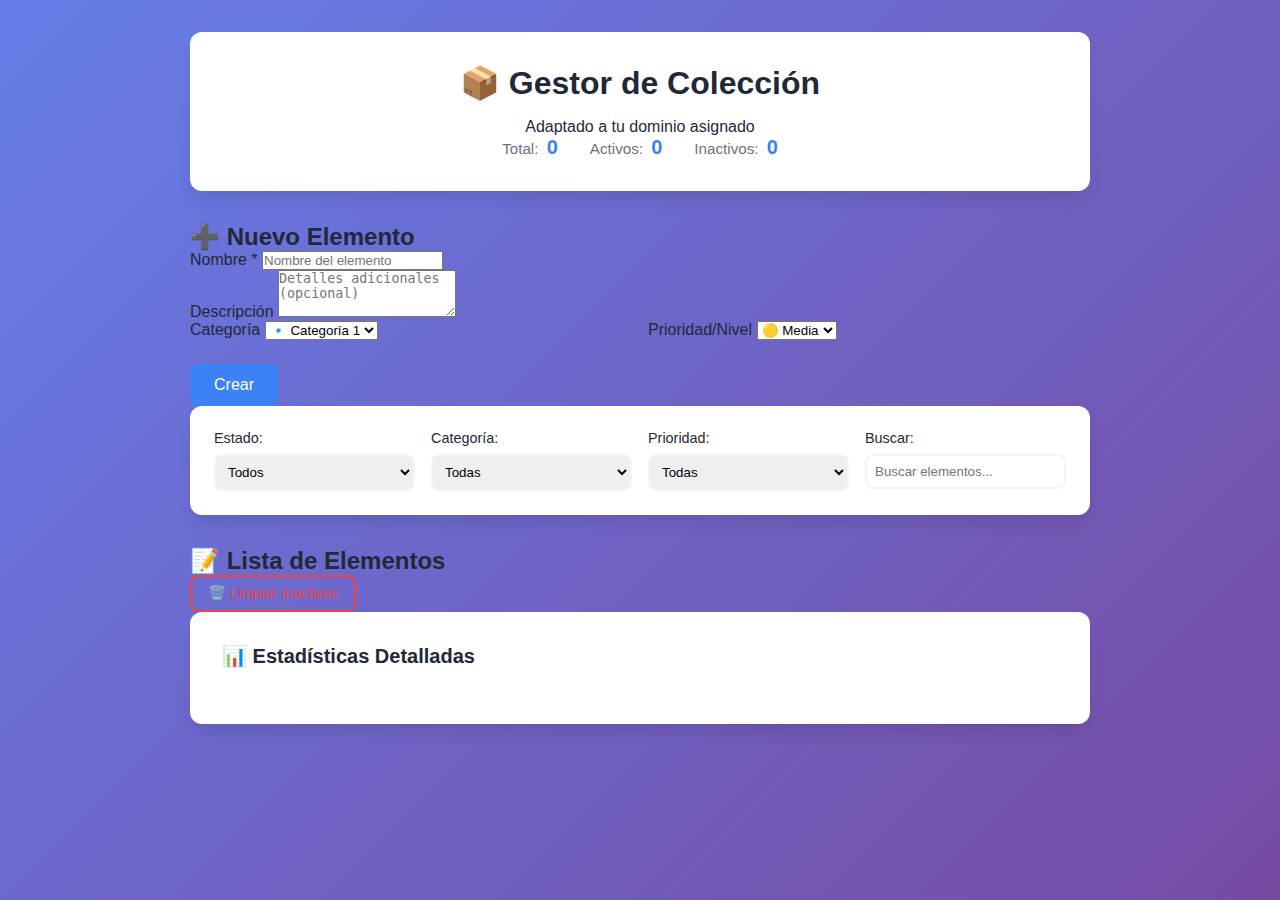
<file: bootcamp/week-02-operadores_metodos_modernos_arrays/3-proyecto/index.html>
<!DOCTYPE html>
<html lang="es">
<head>
  <meta charset="UTF-8">
  <meta name="viewport" content="width=device-width, initial-scale=1.0">
  <!-- TODO: Cambia el título según tu dominio -->
  <title>Gestor de Colección | Tu Dominio</title>
  <link rel="stylesheet" href="styles.css">
</head>
<body>
  <div class="container">
    <!--
      ============================================
      NOTA PARA EL APRENDIZ:
      ============================================
      Este HTML es una plantilla genérica.
      Debes adaptarlo a tu dominio asignado:

      1. Cambia todos los textos de "Elemento" a tu entidad
      2. Cambia las categorías por las de tu dominio
      3. Agrega campos adicionales si tu dominio lo requiere
      4. Cambia emojis para que sean coherentes con tu dominio

      EJEMPLO (Planetario - NO es un dominio asignable):
      - "Elementos" → "Cuerpos Celestes"
      - Categorías: Planeta, Estrella, Asteroide, etc.
      ============================================
    -->

    <!-- Header -->
    <header class="header">
      <!-- TODO: Cambia el título y emoji según tu dominio -->
      <h1>📦 Gestor de Colección</h1>
      <p class="subtitle">Adaptado a tu dominio asignado</p>
      <div class="stats-summary" id="stats-summary">
        <span class="stat">Total: <strong id="stat-total">0</strong></span>
        <!-- TODO: Cambia "Activos/Inactivos" por términos de tu dominio -->
        <span class="stat">Activos: <strong id="stat-active">0</strong></span>
        <span class="stat">Inactivos: <strong id="stat-inactive">0</strong></span>
      </div>
    </header>

    <!-- Item Form -->
    <section class="form-section">
      <!-- TODO: Cambia "Elemento" por tu entidad -->
      <h2 id="form-title">➕ Nuevo Elemento</h2>
      <form id="item-form" class="item-form">
        <input type="hidden" id="item-id" value="">

        <div class="form-group">
          <!-- TODO: Cambia el label y placeholder -->
          <label for="item-name">Nombre *</label>
          <input
            type="text"
            id="item-name"
            placeholder="Nombre del elemento"
            required
          >
        </div>

        <div class="form-group">
          <label for="item-description">Descripción</label>
          <textarea
            id="item-description"
            rows="3"
            placeholder="Detalles adicionales (opcional)"
          ></textarea>
        </div>

        <div class="form-row">
          <div class="form-group">
            <!-- TODO: Cambia las categorías según tu dominio -->
            <label for="item-category">Categoría</label>
            <select id="item-category">
              <!--
                EJEMPLO Planetario:
                <option value="planet">🪐 Planeta</option>
                <option value="star">⭐ Estrella</option>
                <option value="asteroid">☄️ Asteroide</option>
              -->
              <option value="category1">🔹 Categoría 1</option>
              <option value="category2">🔸 Categoría 2</option>
              <option value="category3">🔷 Categoría 3</option>
              <option value="other">📌 Otro</option>
            </select>
          </div>

          <div class="form-group">
            <!-- TODO: Opcionalmente renombra "Prioridad" según tu dominio -->
            <label for="item-priority">Prioridad/Nivel</label>
            <select id="item-priority">
              <option value="low">🟢 Baja</option>
              <option value="medium" selected>🟡 Media</option>
              <option value="high">🔴 Alta</option>
            </select>
          </div>
        </div>

        <!--
          TODO: Agrega campos adicionales específicos de tu dominio
          EJEMPLO Planetario:
          <div class="form-group">
            <label for="item-magnitude">Magnitud</label>
            <input type="number" id="item-magnitude" step="0.1">
          </div>
        -->

        <div class="form-actions">
          <button type="submit" class="btn btn-primary" id="submit-btn">
            Crear
          </button>
          <button type="button" class="btn btn-secondary" id="cancel-btn" style="display: none;">
            Cancelar
          </button>
        </div>
      </form>
    </section>

    <!-- Filters & Search -->
    <section class="filters-section">
      <div class="filters">
        <div class="filter-group">
          <label for="filter-status">Estado:</label>
          <select id="filter-status">
            <option value="all">Todos</option>
            <!-- TODO: Cambia los términos según tu dominio -->
            <option value="active">Activos</option>
            <option value="inactive">Inactivos</option>
          </select>
        </div>

        <div class="filter-group">
          <label for="filter-category">Categoría:</label>
          <select id="filter-category">
            <option value="all">Todas</option>
            <!-- TODO: Repite las mismas categorías del formulario -->
            <option value="category1">Categoría 1</option>
            <option value="category2">Categoría 2</option>
            <option value="category3">Categoría 3</option>
            <option value="other">Otro</option>
          </select>
        </div>

        <div class="filter-group">
          <label for="filter-priority">Prioridad:</label>
          <select id="filter-priority">
            <option value="all">Todas</option>
            <option value="high">Alta</option>
            <option value="medium">Media</option>
            <option value="low">Baja</option>
          </select>
        </div>

        <div class="filter-group search-group">
          <label for="search-input">Buscar:</label>
          <input
            type="text"
            id="search-input"
            placeholder="Buscar elementos..."
          >
        </div>
      </div>
    </section>

    <!-- Item List -->
    <section class="items-section">
      <div class="items-header">
        <!-- TODO: Cambia el título -->
        <h2>📝 Lista de Elementos</h2>
        <button class="btn btn-outline" id="clear-inactive">
          🗑️ Limpiar Inactivos
        </button>
      </div>

      <div id="item-list" class="item-list">
        <!-- Los elementos se renderizarán aquí con JavaScript -->
      </div>

      <div id="empty-state" class="empty-state">
        <p>📭 No hay elementos que mostrar</p>
        <p class="empty-state-hint">Crea tu primer elemento usando el formulario arriba</p>
      </div>
    </section>

    <!-- Detailed Stats -->
    <section class="detailed-stats">
      <h3>📊 Estadísticas Detalladas</h3>
      <div id="stats-details" class="stats-grid">
        <!-- Las estadísticas se renderizarán aquí con JavaScript -->
      </div>
    </section>
  </div>

  <!-- Script principal -->
  <script src="starter/script.js"></script>
</body>
</html>
</file>
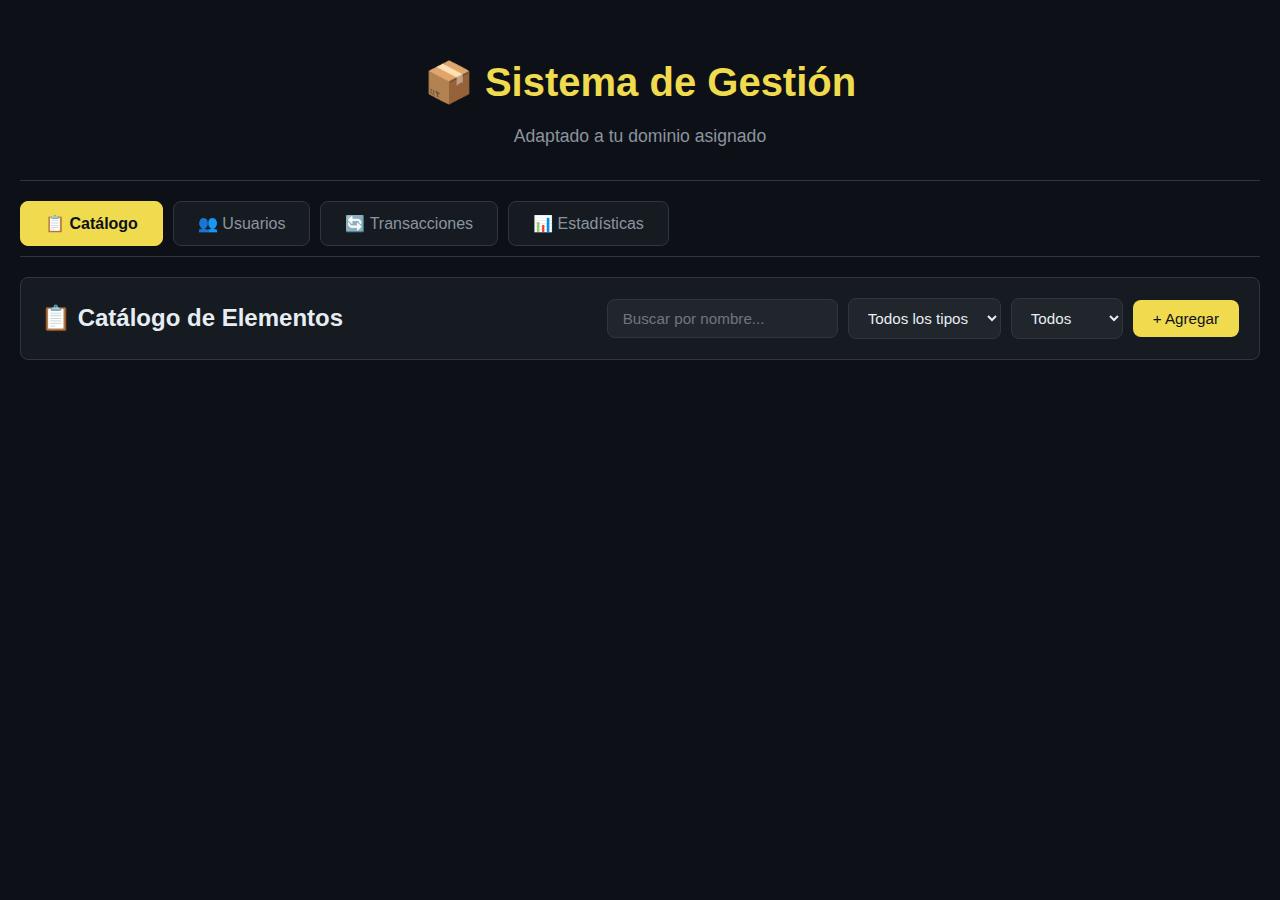
<file: bootcamp/week-03-clases_programacion_orientada_objetos/3-proyecto/index.html>
<!DOCTYPE html>
<html lang="es">
  <head>
    <meta charset="UTF-8" />
    <meta name="viewport" content="width=device-width, initial-scale=1.0" />
    <!-- TODO: Cambia el título según tu dominio -->
    <title>📦 Sistema de Gestión | Tu Dominio</title>
    <link rel="stylesheet" href="styles.css" />
  </head>
  <body>
    <!--
      ============================================
      NOTA PARA EL APRENDIZ:
      ============================================
      Este HTML es una plantilla genérica.
      Debes adaptarlo a tu dominio asignado:

      1. Cambia todos los textos genéricos
      2. Cambia las pestañas según tu sistema
      3. Adapta los filtros a tu dominio
      4. Cambia emojis para coherencia visual

      EJEMPLO (Planetario - NO es un dominio asignable):
      - Pestañas: Catálogo, Visitantes, Observaciones, Estadísticas
      - Filtros: Tipo (Planeta/Estrella), Estado (Visible/No visible)
      ============================================
    -->

    <div class="app-container">
      <!-- Header -->
      <header class="header">
        <!-- TODO: Cambia el título y emoji según tu dominio -->
        <h1>📦 Sistema de Gestión</h1>
        <p class="subtitle">Adaptado a tu dominio asignado</p>
      </header>

      <!-- Navigation Tabs -->
      <nav class="tabs">
        <!-- TODO: Adapta las pestañas a tu dominio -->
        <button class="tab-btn active" data-tab="catalog">
          📋 Catálogo
        </button>
        <button class="tab-btn" data-tab="users">
          👥 Usuarios
        </button>
        <button class="tab-btn" data-tab="transactions">
          🔄 Transacciones
        </button>
        <button class="tab-btn" data-tab="stats">
          📊 Estadísticas
        </button>
      </nav>

      <!-- Tab Content -->
      <main class="tab-content">
        <!-- Catalog Tab -->
        <section id="catalog" class="tab-panel active">
          <div class="panel-header">
            <h2>📋 Catálogo de Elementos</h2>
            <div class="actions">
              <input
                type="text"
                id="search-input"
                placeholder="Buscar por nombre..."
              />
              <!-- TODO: Adapta los tipos a tu dominio -->
              <select id="filter-type">
                <option value="all">Todos los tipos</option>
                <!--
                  EJEMPLO Planetario:
                  <option value="Planet">Planetas</option>
                  <option value="Star">Estrellas</option>
                  <option value="Satellite">Satélites</option>
                -->
                <option value="ItemType1">Tipo 1</option>
                <option value="ItemType2">Tipo 2</option>
                <option value="ItemType3">Tipo 3</option>
              </select>
              <select id="filter-status">
                <option value="all">Todos</option>
                <option value="active">Activos</option>
                <option value="inactive">Inactivos</option>
              </select>
              <button id="add-item-btn" class="btn btn-primary">
                + Agregar
              </button>
            </div>
          </div>
          <div id="item-list" class="items-grid">
            <!-- Los elementos se renderizarán aquí con JavaScript -->
          </div>
          <div id="empty-state" class="empty-state" style="display: none;">
            <p>📭 No hay elementos en el catálogo</p>
            <p class="hint">Agrega tu primer elemento usando el botón superior</p>
          </div>
        </section>

        <!-- Users Tab -->
        <section id="users" class="tab-panel">
          <div class="panel-header">
            <h2>👥 Usuarios del Sistema</h2>
            <div class="actions">
              <input
                type="text"
                id="search-users"
                placeholder="Buscar usuario..."
              />
              <!-- TODO: Adapta los roles a tu dominio -->
              <select id="filter-role">
                <option value="all">Todos los roles</option>
                <option value="UserRole1">Rol 1</option>
                <option value="UserRole2">Rol 2</option>
              </select>
              <button id="add-user-btn" class="btn btn-primary">
                + Agregar Usuario
              </button>
            </div>
          </div>
          <div id="user-list" class="users-grid">
            <!-- Los usuarios se renderizarán aquí -->
          </div>
        </section>

        <!-- Transactions Tab -->
        <section id="transactions" class="tab-panel">
          <div class="panel-header">
            <!-- TODO: Cambia "Transacciones" por el término de tu dominio -->
            <h2>🔄 Historial de Transacciones</h2>
          </div>
          <div id="transaction-list" class="transactions-list">
            <!-- Las transacciones se renderizarán aquí -->
          </div>
        </section>

        <!-- Stats Tab -->
        <section id="stats" class="tab-panel">
          <div class="panel-header">
            <h2>📊 Estadísticas del Sistema</h2>
          </div>
          <div id="stats-container" class="stats-grid">
            <div class="stat-card">
              <span class="stat-value" id="stat-total">0</span>
              <span class="stat-label">Total Elementos</span>
            </div>
            <div class="stat-card">
              <span class="stat-value" id="stat-active">0</span>
              <span class="stat-label">Activos</span>
            </div>
            <div class="stat-card">
              <span class="stat-value" id="stat-inactive">0</span>
              <span class="stat-label">Inactivos</span>
            </div>
            <div class="stat-card">
              <span class="stat-value" id="stat-users">0</span>
              <span class="stat-label">Usuarios</span>
            </div>
          </div>
          <div id="stats-details" class="stats-details">
            <!-- Estadísticas detalladas por tipo -->
          </div>
        </section>
      </main>

      <!-- Modal para agregar/editar elementos -->
      <div id="item-modal" class="modal" style="display: none;">
        <div class="modal-content">
          <div class="modal-header">
            <h3 id="modal-title">Agregar Elemento</h3>
            <button class="close-btn" id="close-modal">&times;</button>
          </div>
          <form id="item-form" class="modal-form">
            <!-- Selector de tipo -->
            <div class="form-group">
              <label for="item-type">Tipo de Elemento</label>
              <select id="item-type" required>
                <!-- TODO: Adapta los tipos a tu dominio -->
                <option value="">Selecciona un tipo</option>
                <option value="ItemType1">Tipo 1</option>
                <option value="ItemType2">Tipo 2</option>
                <option value="ItemType3">Tipo 3</option>
              </select>
            </div>

            <!-- Campos base -->
            <div class="form-group">
              <label for="item-name">Nombre *</label>
              <input type="text" id="item-name" required />
            </div>

            <div class="form-group">
              <label for="item-location">Ubicación *</label>
              <input type="text" id="item-location" required />
            </div>

            <!--
              TODO: Agrega campos específicos según el tipo seleccionado
              Puedes mostrar/ocultar campos dinámicamente con JavaScript
            -->
            <div id="dynamic-fields">
              <!-- Campos dinámicos según el tipo -->
            </div>

            <div class="form-actions">
              <button type="submit" class="btn btn-primary">Guardar</button>
              <button type="button" class="btn btn-secondary" id="cancel-btn">
                Cancelar
              </button>
            </div>
          </form>
        </div>
      </div>

      <!-- Modal para agregar usuarios -->
      <div id="user-modal" class="modal" style="display: none;">
        <div class="modal-content">
          <div class="modal-header">
            <h3>Agregar Usuario</h3>
            <button class="close-btn" id="close-user-modal">&times;</button>
          </div>
          <form id="user-form" class="modal-form">
            <div class="form-group">
              <label for="user-role">Rol</label>
              <select id="user-role" required>
                <option value="">Selecciona un rol</option>
                <option value="UserRole1">Rol 1</option>
                <option value="UserRole2">Rol 2</option>
              </select>
            </div>

            <div class="form-group">
              <label for="user-name">Nombre *</label>
              <input type="text" id="user-name" required />
            </div>

            <div class="form-group">
              <label for="user-email">Email *</label>
              <input type="email" id="user-email" required />
            </div>

            <div class="form-actions">
              <button type="submit" class="btn btn-primary">Guardar</button>
              <button type="button" class="btn btn-secondary" id="cancel-user-btn">
                Cancelar
              </button>
            </div>
          </form>
        </div>
      </div>
    </div>

    <!-- Script principal -->
    <script src="starter/script.js"></script>
  </body>
</html>
</file>
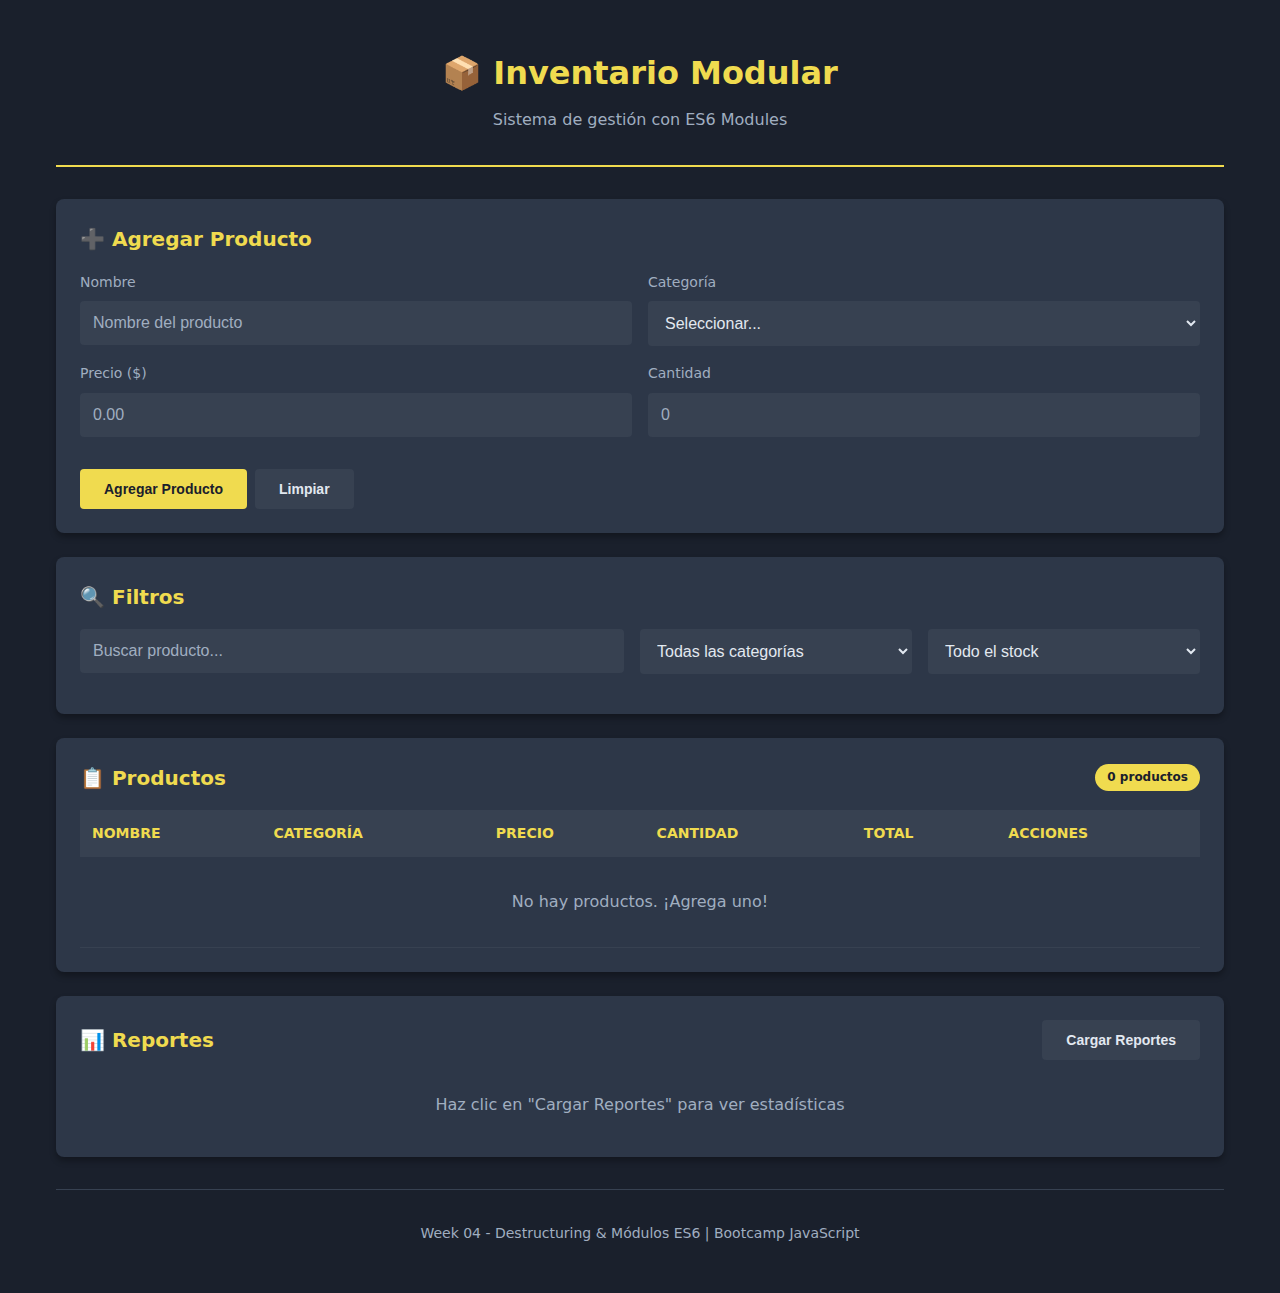
<file: bootcamp/week-04-destructuring_modulos_es2023/3-proyecto/index.html>
<!DOCTYPE html>
<html lang="es">
  <head>
    <meta charset="UTF-8" />
    <meta
      name="viewport"
      content="width=device-width, initial-scale=1.0" />
    <title>Inventario Modular | Week 04</title>
    <link
      rel="stylesheet"
      href="styles.css" />
  </head>
  <body>
    <div class="app">
      <!-- Header -->
      <header class="header">
        <h1>📦 Inventario Modular</h1>
        <p>Sistema de gestión con ES6 Modules</p>
      </header>

      <!-- Main Content -->
      <main class="main">
        <!-- Add Product Form -->
        <section class="card">
          <h2>➕ Agregar Producto</h2>
          <form id="product-form">
            <div class="form-row">
              <div class="form-group">
                <label for="name">Nombre</label>
                <input
                  type="text"
                  id="name"
                  name="name"
                  required
                  placeholder="Nombre del producto" />
              </div>
              <div class="form-group">
                <label for="category">Categoría</label>
                <select
                  id="category"
                  name="category"
                  required>
                  <option value="">Seleccionar...</option>
                </select>
              </div>
            </div>
            <div class="form-row">
              <div class="form-group">
                <label for="price">Precio ($)</label>
                <input
                  type="number"
                  id="price"
                  name="price"
                  min="0"
                  step="0.01"
                  required
                  placeholder="0.00" />
              </div>
              <div class="form-group">
                <label for="quantity">Cantidad</label>
                <input
                  type="number"
                  id="quantity"
                  name="quantity"
                  min="0"
                  required
                  placeholder="0" />
              </div>
            </div>
            <div class="form-actions">
              <button
                type="submit"
                class="btn btn-primary">
                Agregar Producto
              </button>
              <button
                type="reset"
                class="btn btn-secondary">
                Limpiar
              </button>
            </div>
          </form>
        </section>

        <!-- Filters -->
        <section class="card">
          <h2>🔍 Filtros</h2>
          <div class="filters">
            <div class="form-group">
              <input
                type="text"
                id="search"
                placeholder="Buscar producto..." />
            </div>
            <div class="form-group">
              <select id="filter-category">
                <option value="">Todas las categorías</option>
              </select>
            </div>
            <div class="form-group">
              <select id="filter-stock">
                <option value="">Todo el stock</option>
                <option value="low">Stock bajo (&lt; 10)</option>
                <option value="out">Sin stock</option>
                <option value="available">Disponible</option>
              </select>
            </div>
          </div>
        </section>

        <!-- Products Table -->
        <section class="card">
          <div class="card-header">
            <h2>📋 Productos</h2>
            <span
              id="product-count"
              class="badge"
              >0 productos</span
            >
          </div>
          <div class="table-container">
            <table id="products-table">
              <thead>
                <tr>
                  <th>Nombre</th>
                  <th>Categoría</th>
                  <th>Precio</th>
                  <th>Cantidad</th>
                  <th>Total</th>
                  <th>Acciones</th>
                </tr>
              </thead>
              <tbody id="products-body">
                <tr>
                  <td
                    colspan="6"
                    class="empty-state">
                    No hay productos. ¡Agrega uno!
                  </td>
                </tr>
              </tbody>
            </table>
          </div>
        </section>

        <!-- Reports Section (Lazy Loaded) -->
        <section class="card">
          <div class="card-header">
            <h2>📊 Reportes</h2>
            <button
              id="load-reports"
              class="btn btn-secondary">
              Cargar Reportes
            </button>
          </div>
          <div
            id="reports-container"
            class="reports-grid">
            <p class="placeholder">
              Haz clic en "Cargar Reportes" para ver estadísticas
            </p>
          </div>
        </section>
      </main>

      <!-- Footer -->
      <footer class="footer">
        <p>Week 04 - Destructuring & Módulos ES6 | Bootcamp JavaScript</p>
      </footer>
    </div>

    <!-- Edit Modal -->
    <div
      id="edit-modal"
      class="modal hidden">
      <div class="modal-content">
        <div class="modal-header">
          <h3>✏️ Editar Producto</h3>
          <button
            class="modal-close"
            id="modal-close">
            &times;
          </button>
        </div>
        <form id="edit-form">
          <input
            type="hidden"
            id="edit-id" />
          <div class="form-group">
            <label for="edit-name">Nombre</label>
            <input
              type="text"
              id="edit-name"
              required />
          </div>
          <div class="form-group">
            <label for="edit-category">Categoría</label>
            <select
              id="edit-category"
              required></select>
          </div>
          <div class="form-row">
            <div class="form-group">
              <label for="edit-price">Precio ($)</label>
              <input
                type="number"
                id="edit-price"
                min="0"
                step="0.01"
                required />
            </div>
            <div class="form-group">
              <label for="edit-quantity">Cantidad</label>
              <input
                type="number"
                id="edit-quantity"
                min="0"
                required />
            </div>
          </div>
          <div class="form-actions">
            <button
              type="submit"
              class="btn btn-primary">
              Guardar
            </button>
            <button
              type="button"
              class="btn btn-secondary"
              id="cancel-edit">
              Cancelar
            </button>
          </div>
        </form>
      </div>
    </div>

    <script
      type="module"
      src="./starter/main.js"></script>
  </body>
</html>
</file>
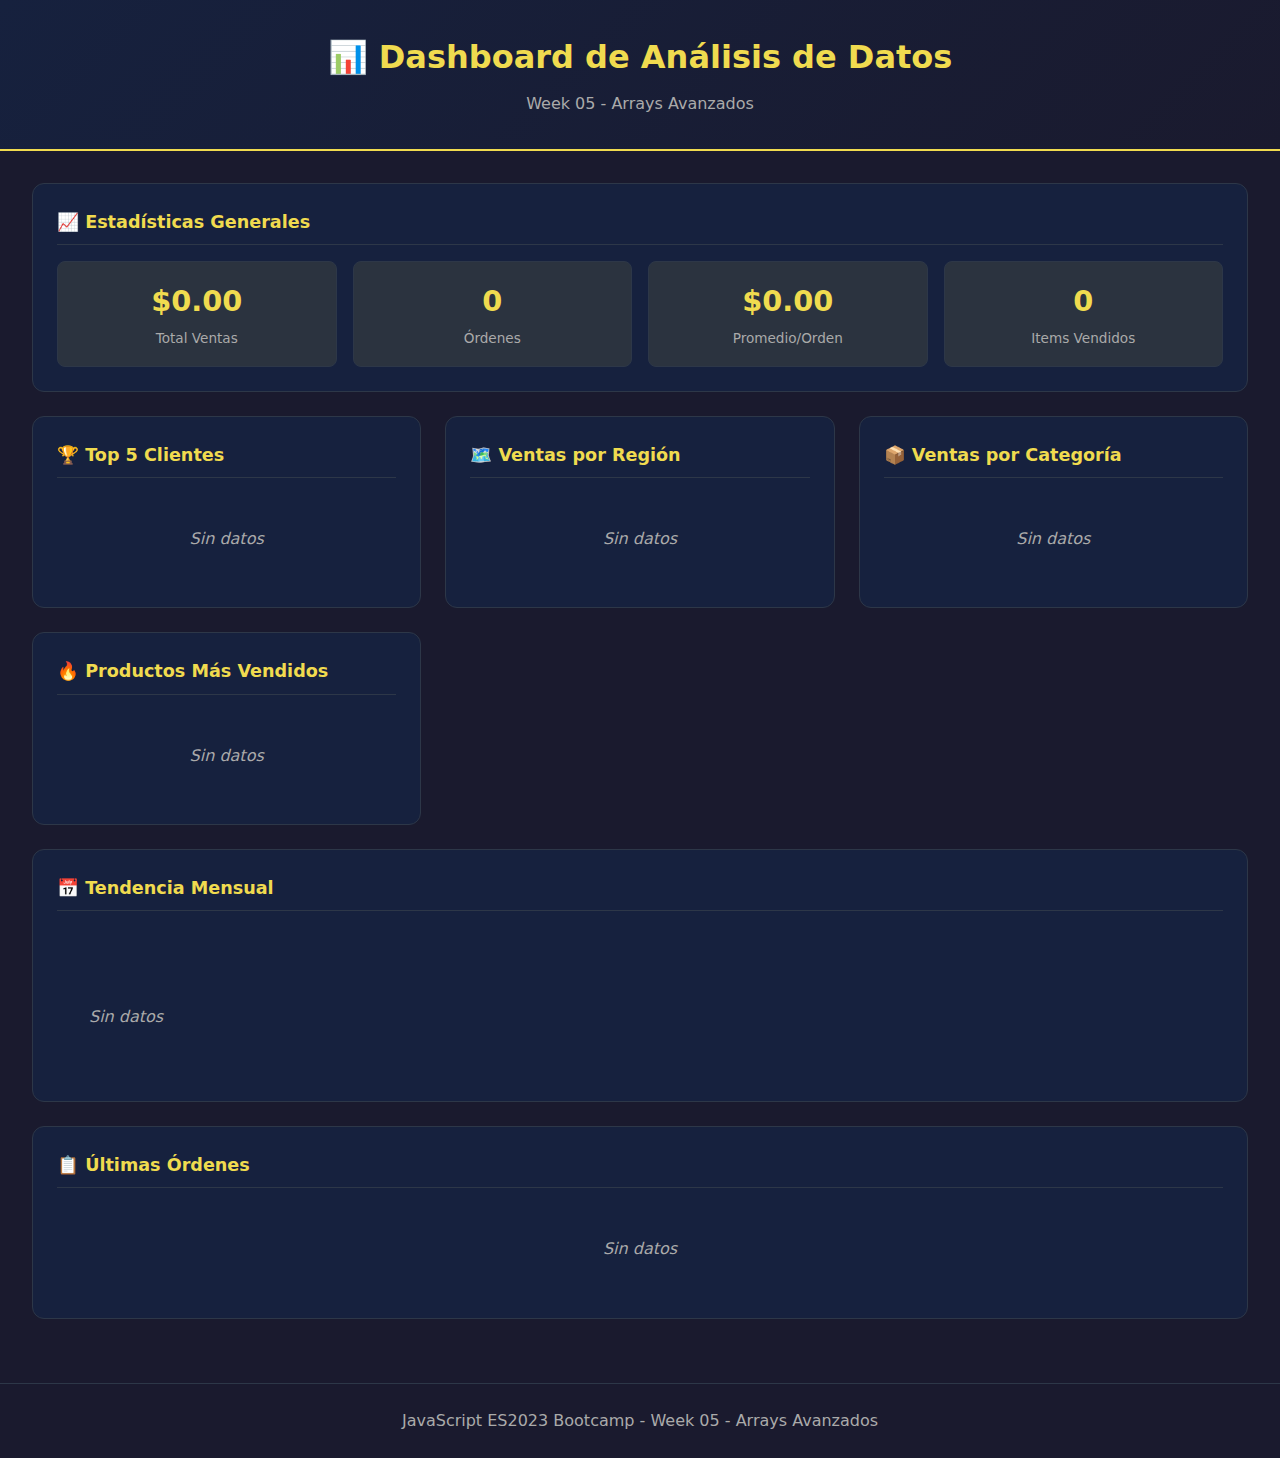
<file: bootcamp/week-05-arrays_avanzados/3-proyecto/index.html>
<!DOCTYPE html>
<html lang="es">
  <head>
    <meta charset="UTF-8" />
    <meta
      name="viewport"
      content="width=device-width, initial-scale=1.0" />
    <title>Dashboard de Análisis de Datos</title>
    <link
      rel="stylesheet"
      href="styles.css" />
  </head>
  <body>
    <header class="header">
      <h1>📊 Dashboard de Análisis de Datos</h1>
      <p>Week 05 - Arrays Avanzados</p>
    </header>

    <main class="dashboard">
      <!-- Estadísticas Generales -->
      <section class="card stats-card">
        <h2>📈 Estadísticas Generales</h2>
        <div
          id="stats-container"
          class="stats-grid">
          <div class="stat-item">
            <span
              class="stat-value"
              id="total-sales"
              >--</span
            >
            <span class="stat-label">Total Ventas</span>
          </div>
          <div class="stat-item">
            <span
              class="stat-value"
              id="total-orders"
              >--</span
            >
            <span class="stat-label">Órdenes</span>
          </div>
          <div class="stat-item">
            <span
              class="stat-value"
              id="avg-order"
              >--</span
            >
            <span class="stat-label">Promedio/Orden</span>
          </div>
          <div class="stat-item">
            <span
              class="stat-value"
              id="total-items"
              >--</span
            >
            <span class="stat-label">Items Vendidos</span>
          </div>
        </div>
      </section>

      <!-- Top Clientes -->
      <section class="card">
        <h2>🏆 Top 5 Clientes</h2>
        <div
          id="top-customers"
          class="list-container">
          <p class="loading">Cargando...</p>
        </div>
      </section>

      <!-- Ventas por Región -->
      <section class="card">
        <h2>🗺️ Ventas por Región</h2>
        <div
          id="sales-by-region"
          class="list-container">
          <p class="loading">Cargando...</p>
        </div>
      </section>

      <!-- Ventas por Categoría -->
      <section class="card">
        <h2>📦 Ventas por Categoría</h2>
        <div
          id="sales-by-category"
          class="list-container">
          <p class="loading">Cargando...</p>
        </div>
      </section>

      <!-- Productos Más Vendidos -->
      <section class="card">
        <h2>🔥 Productos Más Vendidos</h2>
        <div
          id="top-products"
          class="list-container">
          <p class="loading">Cargando...</p>
        </div>
      </section>

      <!-- Tendencia Mensual -->
      <section class="card full-width">
        <h2>📅 Tendencia Mensual</h2>
        <div
          id="monthly-trend"
          class="trend-container">
          <p class="loading">Cargando...</p>
        </div>
      </section>

      <!-- Últimas Órdenes -->
      <section class="card full-width">
        <h2>📋 Últimas Órdenes</h2>
        <div
          id="recent-orders"
          class="table-container">
          <p class="loading">Cargando...</p>
        </div>
      </section>
    </main>

    <footer class="footer">
      <p>JavaScript ES2023 Bootcamp - Week 05 - Arrays Avanzados</p>
    </footer>

    <!-- Cambiar a solution/script.js para ver la solución -->
    <script src="starter/script.js"></script>
  </body>
</html>
</file>
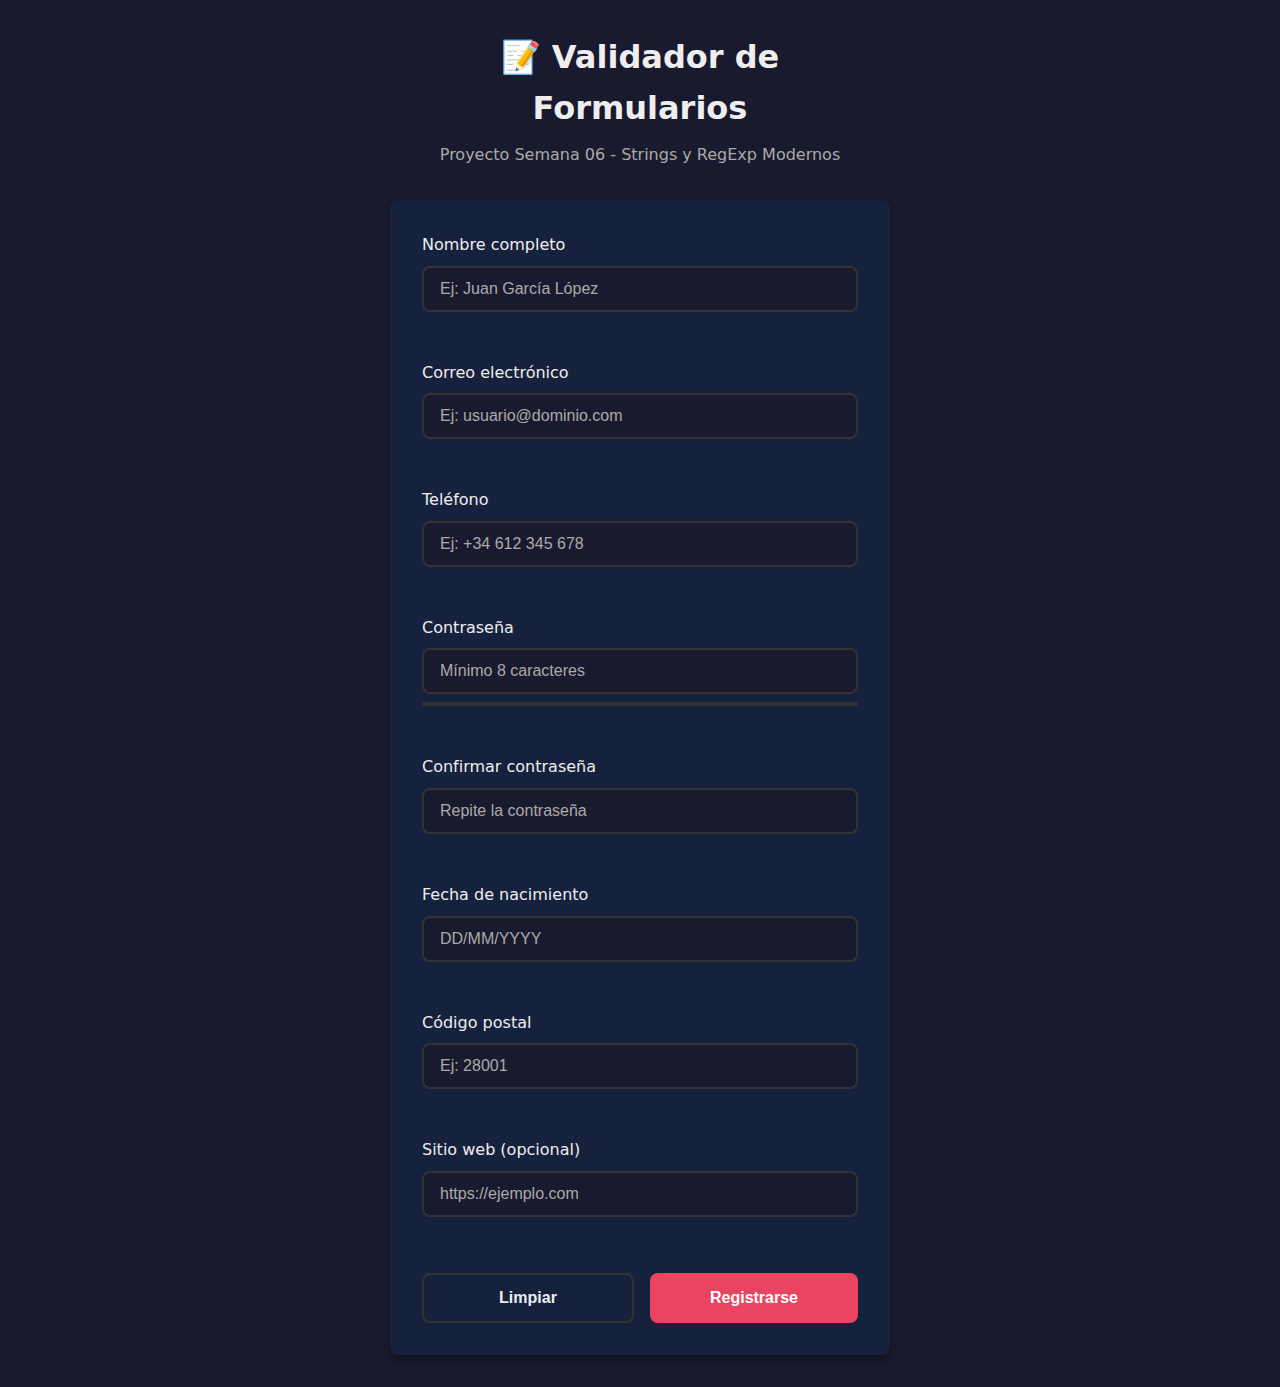
<file: bootcamp/week-06-strings_regexp_modernos/3-proyecto/index.html>
<!DOCTYPE html>
<html lang="es">
  <head>
    <meta charset="UTF-8" />
    <meta
      name="viewport"
      content="width=device-width, initial-scale=1.0" />
    <title>Validador de Formularios | Semana 06</title>
    <link
      rel="stylesheet"
      href="styles.css" />
  </head>
  <body>
    <div class="container">
      <header>
        <h1>📝 Validador de Formularios</h1>
        <p>Proyecto Semana 06 - Strings y RegExp Modernos</p>
      </header>

      <form
        id="registrationForm"
        novalidate>
        <!-- Nombre -->
        <div class="form-group">
          <label for="name">Nombre completo</label>
          <input
            type="text"
            id="name"
            name="name"
            placeholder="Ej: Juan García López"
            aria-describedby="nameError" />
          <span
            class="error-message"
            id="nameError"></span>
        </div>

        <!-- Email -->
        <div class="form-group">
          <label for="email">Correo electrónico</label>
          <input
            type="email"
            id="email"
            name="email"
            placeholder="Ej: usuario@dominio.com"
            aria-describedby="emailError" />
          <span
            class="error-message"
            id="emailError"></span>
        </div>

        <!-- Teléfono -->
        <div class="form-group">
          <label for="phone">Teléfono</label>
          <input
            type="tel"
            id="phone"
            name="phone"
            placeholder="Ej: +34 612 345 678"
            aria-describedby="phoneError" />
          <span
            class="error-message"
            id="phoneError"></span>
        </div>

        <!-- Contraseña -->
        <div class="form-group">
          <label for="password">Contraseña</label>
          <input
            type="password"
            id="password"
            name="password"
            placeholder="Mínimo 8 caracteres"
            aria-describedby="passwordError" />
          <div class="password-strength">
            <div
              class="strength-bar"
              id="strengthBar"></div>
          </div>
          <span
            class="strength-text"
            id="strengthText"></span>
          <span
            class="error-message"
            id="passwordError"></span>
        </div>

        <!-- Confirmar Contraseña -->
        <div class="form-group">
          <label for="confirmPassword">Confirmar contraseña</label>
          <input
            type="password"
            id="confirmPassword"
            name="confirmPassword"
            placeholder="Repite la contraseña"
            aria-describedby="confirmError" />
          <span
            class="error-message"
            id="confirmError"></span>
        </div>

        <!-- Fecha de Nacimiento -->
        <div class="form-group">
          <label for="birthdate">Fecha de nacimiento</label>
          <input
            type="text"
            id="birthdate"
            name="birthdate"
            placeholder="DD/MM/YYYY"
            aria-describedby="birthdateError" />
          <span
            class="error-message"
            id="birthdateError"></span>
        </div>

        <!-- Código Postal -->
        <div class="form-group">
          <label for="postal">Código postal</label>
          <input
            type="text"
            id="postal"
            name="postal"
            placeholder="Ej: 28001"
            maxlength="5"
            aria-describedby="postalError" />
          <span
            class="error-message"
            id="postalError"></span>
        </div>

        <!-- URL -->
        <div class="form-group">
          <label for="website">Sitio web (opcional)</label>
          <input
            type="url"
            id="website"
            name="website"
            placeholder="https://ejemplo.com"
            aria-describedby="websiteError" />
          <span
            class="error-message"
            id="websiteError"></span>
        </div>

        <!-- Botones -->
        <div class="form-actions">
          <button
            type="reset"
            class="btn btn-secondary">
            Limpiar
          </button>
          <button
            type="submit"
            class="btn btn-primary"
            id="submitBtn">
            Registrarse
          </button>
        </div>
      </form>

      <!-- Resultado -->
      <div
        id="result"
        class="result hidden">
        <h2>✅ Registro Exitoso</h2>
        <pre id="formData"></pre>
      </div>
    </div>

    <script src="starter/script.js"></script>
  </body>
</html>
</file>
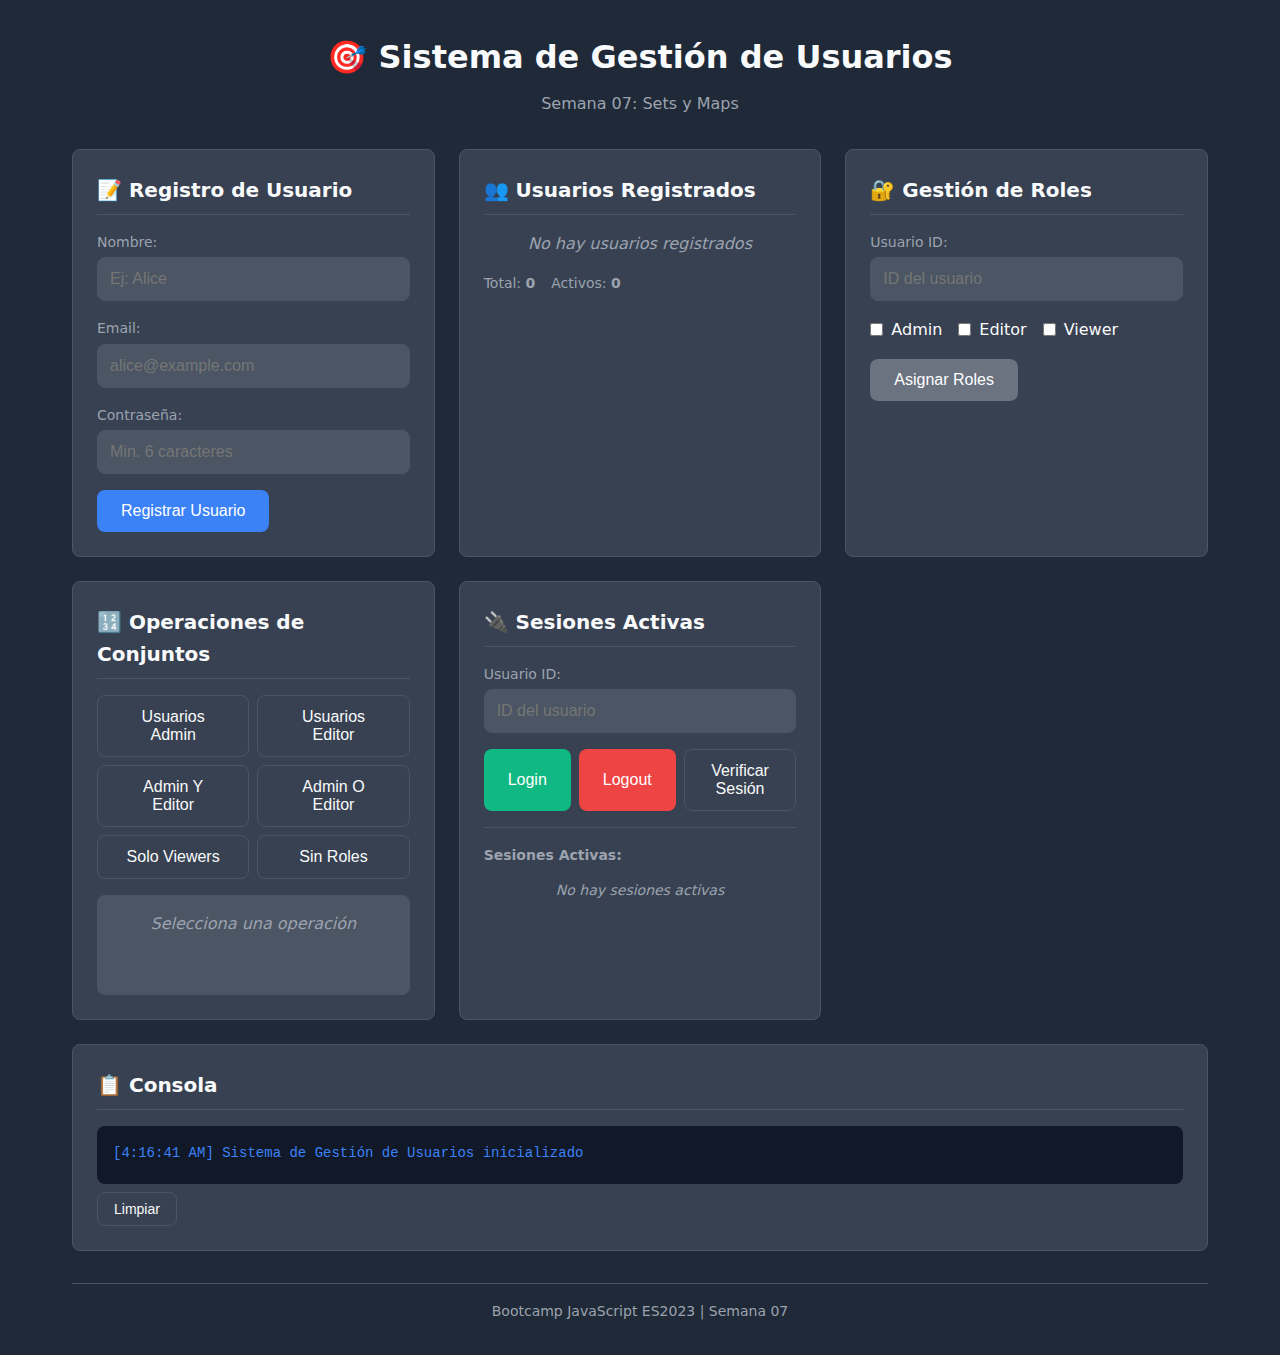
<file: bootcamp/week-07-sets_maps/3-proyecto/index.html>
<!DOCTYPE html>
<html lang="es">
  <head>
    <meta charset="UTF-8" />
    <meta
      name="viewport"
      content="width=device-width, initial-scale=1.0" />
    <title>Sistema de Gestión de Usuarios - Week 07</title>
    <link
      rel="stylesheet"
      href="styles.css" />
  </head>
  <body>
    <div class="container">
      <header>
        <h1>🎯 Sistema de Gestión de Usuarios</h1>
        <p>Semana 07: Sets y Maps</p>
      </header>

      <main>
        <!-- Registro de Usuarios -->
        <section class="card">
          <h2>📝 Registro de Usuario</h2>
          <form id="registerForm">
            <div class="form-group">
              <label for="userName">Nombre:</label>
              <input
                type="text"
                id="userName"
                placeholder="Ej: Alice"
                required />
            </div>
            <div class="form-group">
              <label for="userEmail">Email:</label>
              <input
                type="email"
                id="userEmail"
                placeholder="alice@example.com"
                required />
            </div>
            <div class="form-group">
              <label for="userPassword">Contraseña:</label>
              <input
                type="password"
                id="userPassword"
                placeholder="Min. 6 caracteres"
                required />
            </div>
            <button
              type="submit"
              class="btn btn-primary">
              Registrar Usuario
            </button>
          </form>
          <div
            id="registerMessage"
            class="message"></div>
        </section>

        <!-- Lista de Usuarios -->
        <section class="card">
          <h2>👥 Usuarios Registrados</h2>
          <div
            id="usersList"
            class="users-list">
            <p class="empty-state">No hay usuarios registrados</p>
          </div>
          <div class="stats">
            <span>Total: <strong id="totalUsers">0</strong></span>
            <span>Activos: <strong id="activeUsers">0</strong></span>
          </div>
        </section>

        <!-- Gestión de Roles -->
        <section class="card">
          <h2>🔐 Gestión de Roles</h2>
          <div class="form-group">
            <label for="roleUserId">Usuario ID:</label>
            <input
              type="text"
              id="roleUserId"
              placeholder="ID del usuario" />
          </div>
          <div class="roles-checkboxes">
            <label
              ><input
                type="checkbox"
                value="admin" />
              Admin</label
            >
            <label
              ><input
                type="checkbox"
                value="editor" />
              Editor</label
            >
            <label
              ><input
                type="checkbox"
                value="viewer" />
              Viewer</label
            >
          </div>
          <button
            id="assignRolesBtn"
            class="btn btn-secondary">
            Asignar Roles
          </button>
          <div
            id="rolesMessage"
            class="message"></div>
        </section>

        <!-- Operaciones de Conjuntos -->
        <section class="card">
          <h2>🔢 Operaciones de Conjuntos</h2>
          <div class="operations-grid">
            <button
              class="btn btn-outline"
              data-op="admins">
              Usuarios Admin
            </button>
            <button
              class="btn btn-outline"
              data-op="editors">
              Usuarios Editor
            </button>
            <button
              class="btn btn-outline"
              data-op="admin-and-editor">
              Admin Y Editor
            </button>
            <button
              class="btn btn-outline"
              data-op="admin-or-editor">
              Admin O Editor
            </button>
            <button
              class="btn btn-outline"
              data-op="only-viewers">
              Solo Viewers
            </button>
            <button
              class="btn btn-outline"
              data-op="no-roles">
              Sin Roles
            </button>
          </div>
          <div
            id="operationResult"
            class="result-box">
            <p class="empty-state">Selecciona una operación</p>
          </div>
        </section>

        <!-- Sesiones -->
        <section class="card">
          <h2>🔌 Sesiones Activas</h2>
          <div class="form-group">
            <label for="sessionUserId">Usuario ID:</label>
            <input
              type="text"
              id="sessionUserId"
              placeholder="ID del usuario" />
          </div>
          <div class="session-buttons">
            <button
              id="loginBtn"
              class="btn btn-success">
              Login
            </button>
            <button
              id="logoutBtn"
              class="btn btn-danger">
              Logout
            </button>
            <button
              id="checkSessionBtn"
              class="btn btn-outline">
              Verificar Sesión
            </button>
          </div>
          <div
            id="sessionMessage"
            class="message"></div>
          <div
            id="activeSessions"
            class="active-sessions">
            <h4>Sesiones Activas:</h4>
            <ul id="sessionsList"></ul>
          </div>
        </section>

        <!-- Consola -->
        <section class="card console-card">
          <h2>📋 Consola</h2>
          <div
            id="console"
            class="console"></div>
          <button
            id="clearConsole"
            class="btn btn-outline btn-small">
            Limpiar
          </button>
        </section>
      </main>

      <footer>
        <p>Bootcamp JavaScript ES2023 | Semana 07</p>
      </footer>
    </div>

    <script src="starter/script.js"></script>
  </body>
</html>
</file>
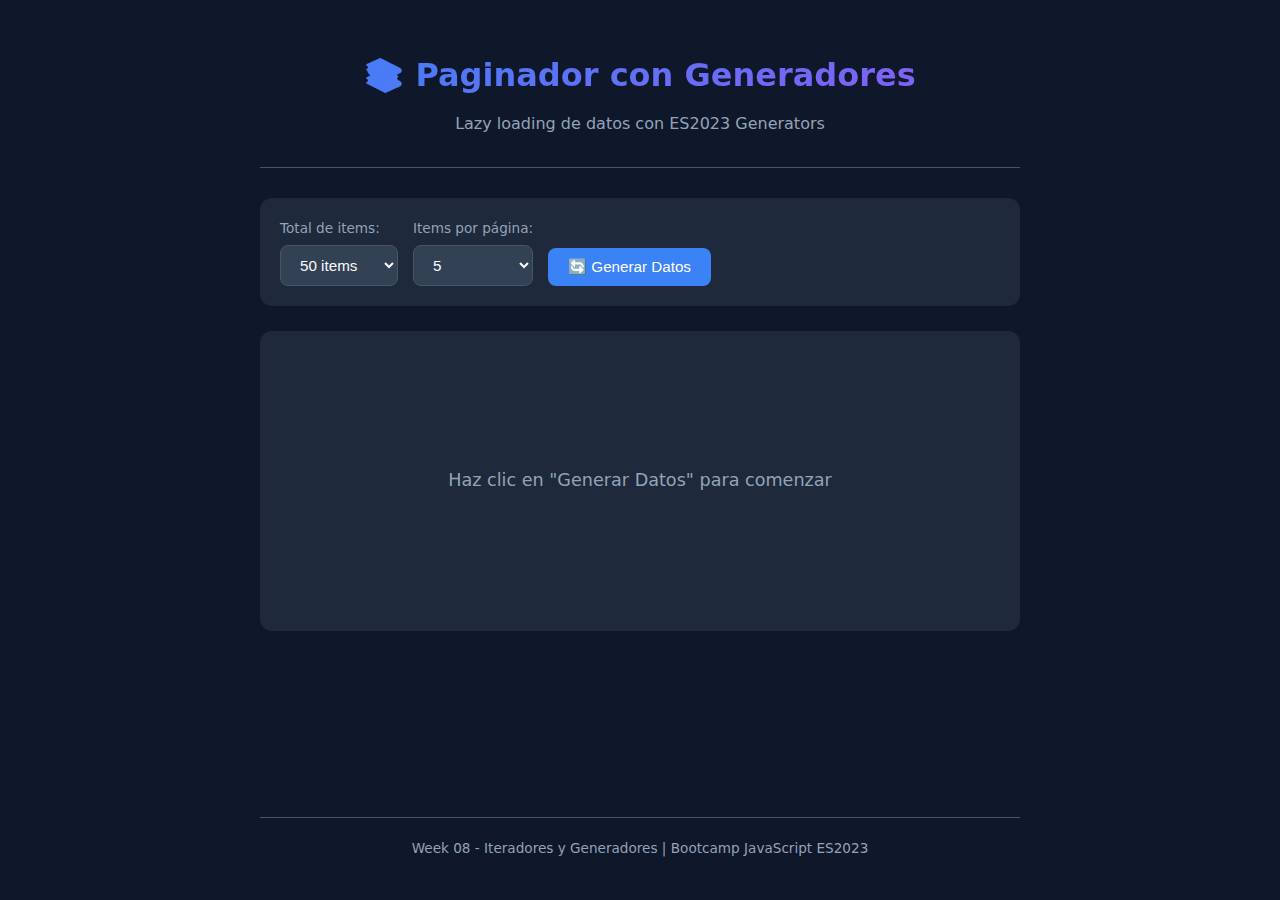
<file: bootcamp/week-08-iteradores_generadores/3-proyecto/index.html>
<!DOCTYPE html>
<html lang="es">
  <head>
    <meta charset="UTF-8" />
    <meta
      name="viewport"
      content="width=device-width, initial-scale=1.0" />
    <title>Paginador con Generadores</title>
    <link
      rel="stylesheet"
      href="styles.css" />
  </head>
  <body>
    <div class="container">
      <header class="header">
        <h1>📚 Paginador con Generadores</h1>
        <p class="subtitle">Lazy loading de datos con ES2023 Generators</p>
      </header>

      <main class="main">
        <!-- Controls -->
        <div class="controls">
          <div class="control-group">
            <label for="totalItems">Total de items:</label>
            <select id="totalItems">
              <option value="20">20 items</option>
              <option
                value="50"
                selected>
                50 items
              </option>
              <option value="100">100 items</option>
              <option value="500">500 items</option>
            </select>
          </div>

          <div class="control-group">
            <label for="itemsPerPage">Items por página:</label>
            <select id="itemsPerPage">
              <option
                value="5"
                selected>
                5
              </option>
              <option value="10">10</option>
              <option value="20">20</option>
            </select>
          </div>

          <button
            id="btnGenerate"
            class="btn btn-primary">
            🔄 Generar Datos
          </button>
        </div>

        <!-- Data List -->
        <section class="data-section">
          <div
            id="dataList"
            class="data-list">
            <p class="placeholder">Haz clic en "Generar Datos" para comenzar</p>
          </div>
        </section>

        <!-- Pagination -->
        <nav
          class="pagination"
          id="pagination"
          style="display: none">
          <button
            id="btnFirst"
            class="btn btn-nav"
            title="Primera página">
            ⏮️
          </button>
          <button
            id="btnPrev"
            class="btn btn-nav"
            title="Página anterior">
            ◀️ Anterior
          </button>

          <div class="page-info">
            <span>Página</span>
            <input
              type="number"
              id="pageInput"
              min="1"
              value="1" />
            <span>de <strong id="totalPages">1</strong></span>
          </div>

          <button
            id="btnNext"
            class="btn btn-nav"
            title="Página siguiente">
            Siguiente ▶️
          </button>
          <button
            id="btnLast"
            class="btn btn-nav"
            title="Última página">
            ⏭️
          </button>
        </nav>

        <!-- Stats -->
        <div
          class="stats"
          id="stats"
          style="display: none">
          <span id="itemRange">Items 1-5</span>
          <span>de</span>
          <strong id="totalItemsDisplay">50</strong>
          <span>total</span>
        </div>
      </main>

      <footer class="footer">
        <p>Week 08 - Iteradores y Generadores | Bootcamp JavaScript ES2023</p>
      </footer>
    </div>

    <!-- Usa starter/script.js para desarrollar, solution/script.js para referencia -->
    <script src="starter/script.js"></script>
  </body>
</html>
</file>
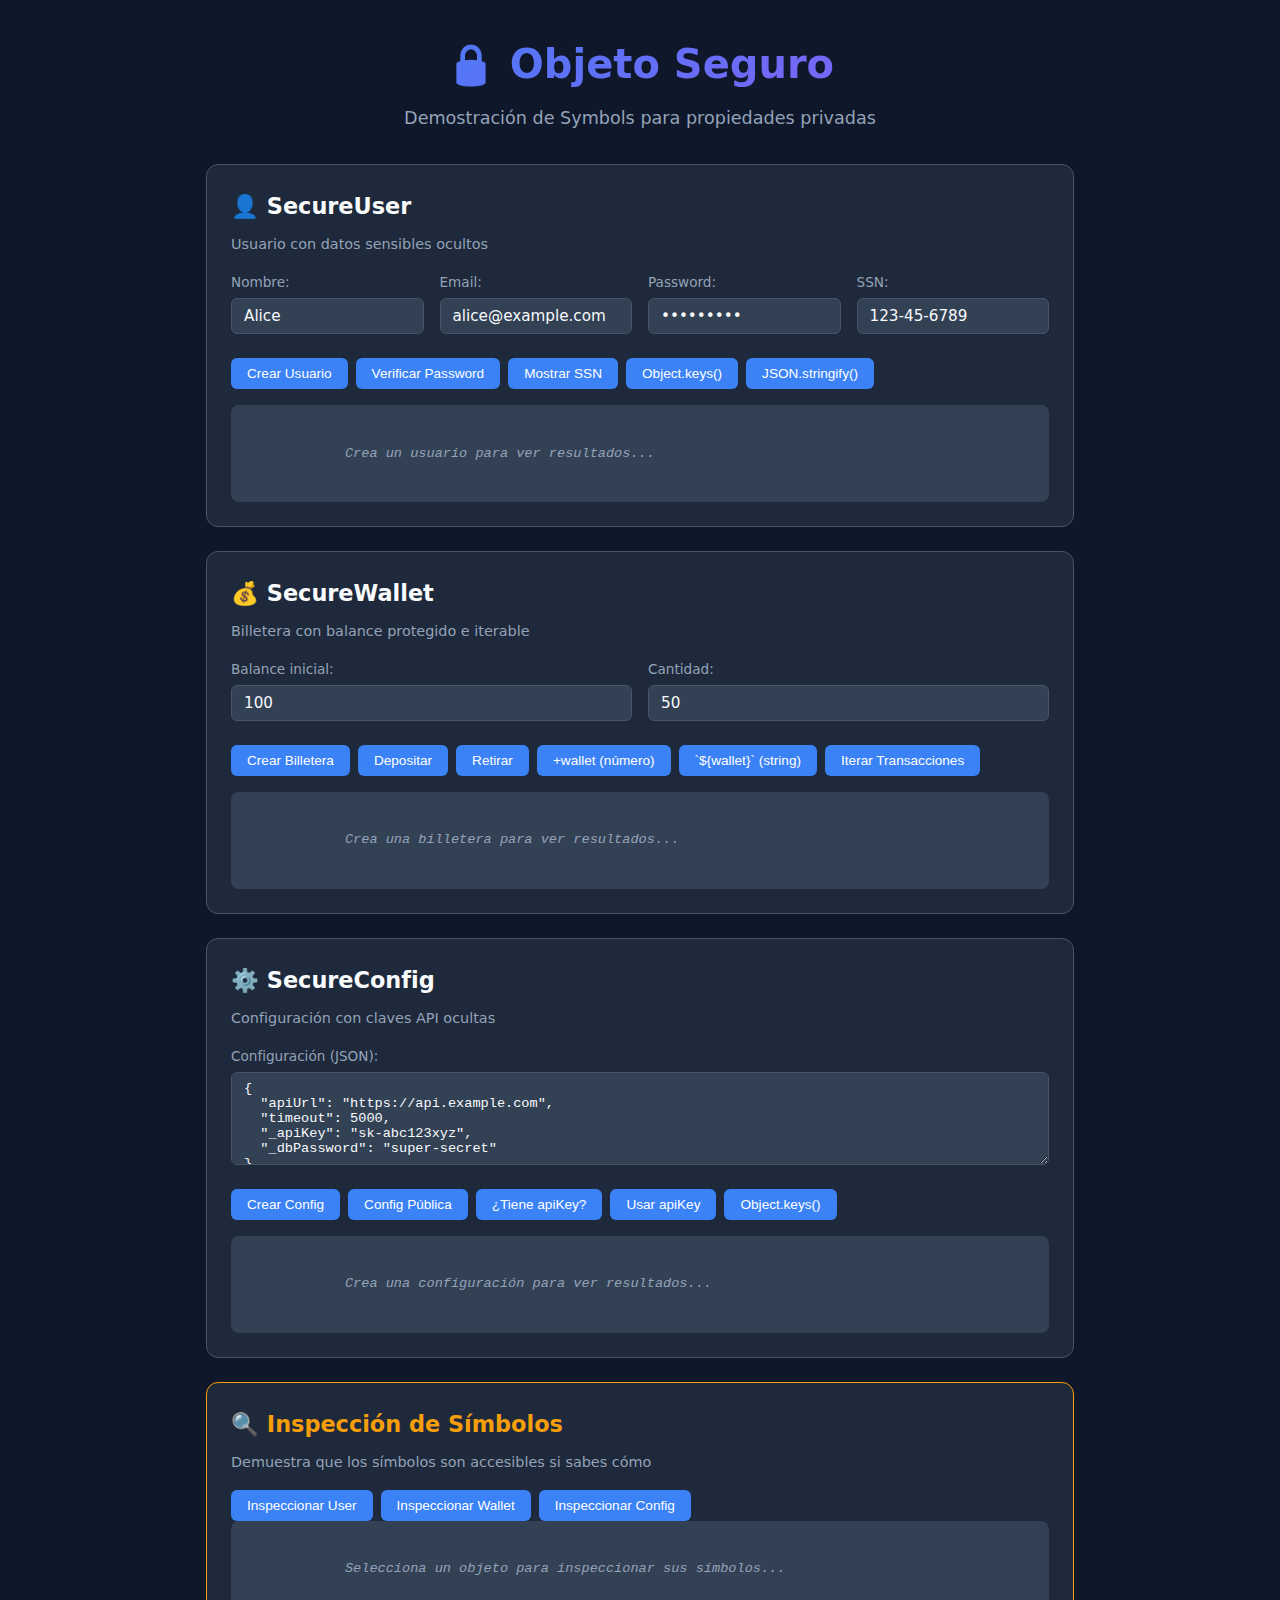
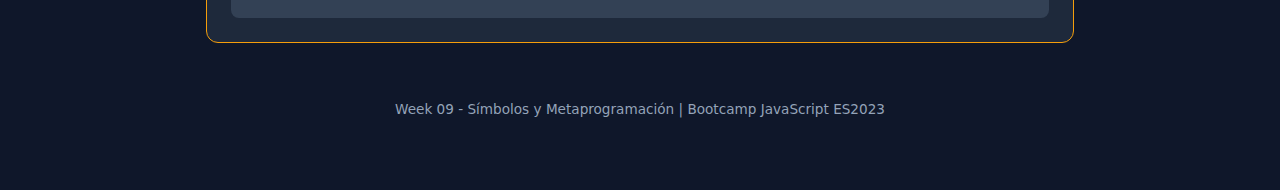
<file: bootcamp/week-09-simbolos_metaprogramacion_basica/3-proyecto/index.html>
<!DOCTYPE html>
<html lang="es">
  <head>
    <meta charset="UTF-8" />
    <meta
      name="viewport"
      content="width=device-width, initial-scale=1.0" />
    <title>Objeto Seguro - Week 09</title>
    <link
      rel="stylesheet"
      href="styles.css" />
  </head>
  <body>
    <div class="container">
      <header>
        <h1>🔒 Objeto Seguro</h1>
        <p>Demostración de Symbols para propiedades privadas</p>
      </header>

      <main>
        <!-- SecureUser Section -->
        <section class="card">
          <h2>👤 SecureUser</h2>
          <p class="description">Usuario con datos sensibles ocultos</p>

          <div class="demo-area">
            <div class="input-group">
              <label>Nombre:</label>
              <input
                type="text"
                id="userName"
                value="Alice" />
            </div>
            <div class="input-group">
              <label>Email:</label>
              <input
                type="email"
                id="userEmail"
                value="alice@example.com" />
            </div>
            <div class="input-group">
              <label>Password:</label>
              <input
                type="password"
                id="userPassword"
                value="secret123" />
            </div>
            <div class="input-group">
              <label>SSN:</label>
              <input
                type="text"
                id="userSSN"
                value="123-45-6789" />
            </div>

            <div class="button-group">
              <button id="createUser">Crear Usuario</button>
              <button id="verifyPassword">Verificar Password</button>
              <button id="showMaskedSSN">Mostrar SSN</button>
              <button id="showUserKeys">Object.keys()</button>
              <button id="showUserJSON">JSON.stringify()</button>
            </div>
          </div>

          <div
            class="output"
            id="userOutput">
            <span class="placeholder"
              >Crea un usuario para ver resultados...</span
            >
          </div>
        </section>

        <!-- SecureWallet Section -->
        <section class="card">
          <h2>💰 SecureWallet</h2>
          <p class="description">Billetera con balance protegido e iterable</p>

          <div class="demo-area">
            <div class="input-group">
              <label>Balance inicial:</label>
              <input
                type="number"
                id="walletInitial"
                value="100" />
            </div>
            <div class="input-group">
              <label>Cantidad:</label>
              <input
                type="number"
                id="walletAmount"
                value="50" />
            </div>

            <div class="button-group">
              <button id="createWallet">Crear Billetera</button>
              <button id="depositWallet">Depositar</button>
              <button id="withdrawWallet">Retirar</button>
              <button id="walletAsNumber">+wallet (número)</button>
              <button id="walletAsString">`${wallet}` (string)</button>
              <button id="iterateWallet">Iterar Transacciones</button>
            </div>
          </div>

          <div
            class="output"
            id="walletOutput">
            <span class="placeholder"
              >Crea una billetera para ver resultados...</span
            >
          </div>
        </section>

        <!-- SecureConfig Section -->
        <section class="card">
          <h2>⚙️ SecureConfig</h2>
          <p class="description">Configuración con claves API ocultas</p>

          <div class="demo-area">
            <div class="input-group full-width">
              <label>Configuración (JSON):</label>
              <textarea
                id="configInput"
                rows="5">
{
  "apiUrl": "https://api.example.com",
  "timeout": 5000,
  "_apiKey": "sk-abc123xyz",
  "_dbPassword": "super-secret"
}</textarea
              >
            </div>

            <div class="button-group">
              <button id="createConfig">Crear Config</button>
              <button id="getPublicConfig">Config Pública</button>
              <button id="hasApiKey">¿Tiene apiKey?</button>
              <button id="useApiKey">Usar apiKey</button>
              <button id="showConfigKeys">Object.keys()</button>
            </div>
          </div>

          <div
            class="output"
            id="configOutput">
            <span class="placeholder"
              >Crea una configuración para ver resultados...</span
            >
          </div>
        </section>

        <!-- Inspection Section -->
        <section class="card inspection">
          <h2>🔍 Inspección de Símbolos</h2>
          <p class="description">
            Demuestra que los símbolos son accesibles si sabes cómo
          </p>

          <div class="button-group">
            <button id="inspectUser">Inspeccionar User</button>
            <button id="inspectWallet">Inspeccionar Wallet</button>
            <button id="inspectConfig">Inspeccionar Config</button>
          </div>

          <div
            class="output"
            id="inspectOutput">
            <span class="placeholder"
              >Selecciona un objeto para inspeccionar sus símbolos...</span
            >
          </div>
        </section>
      </main>

      <footer>
        <p>Week 09 - Símbolos y Metaprogramación | Bootcamp JavaScript ES2023</p>
      </footer>
    </div>

    <!-- Cambiar a starter/script.js para desarrollo -->
    <script
      type="module"
      src="starter/script.js"></script>
  </body>
</html>
</file>
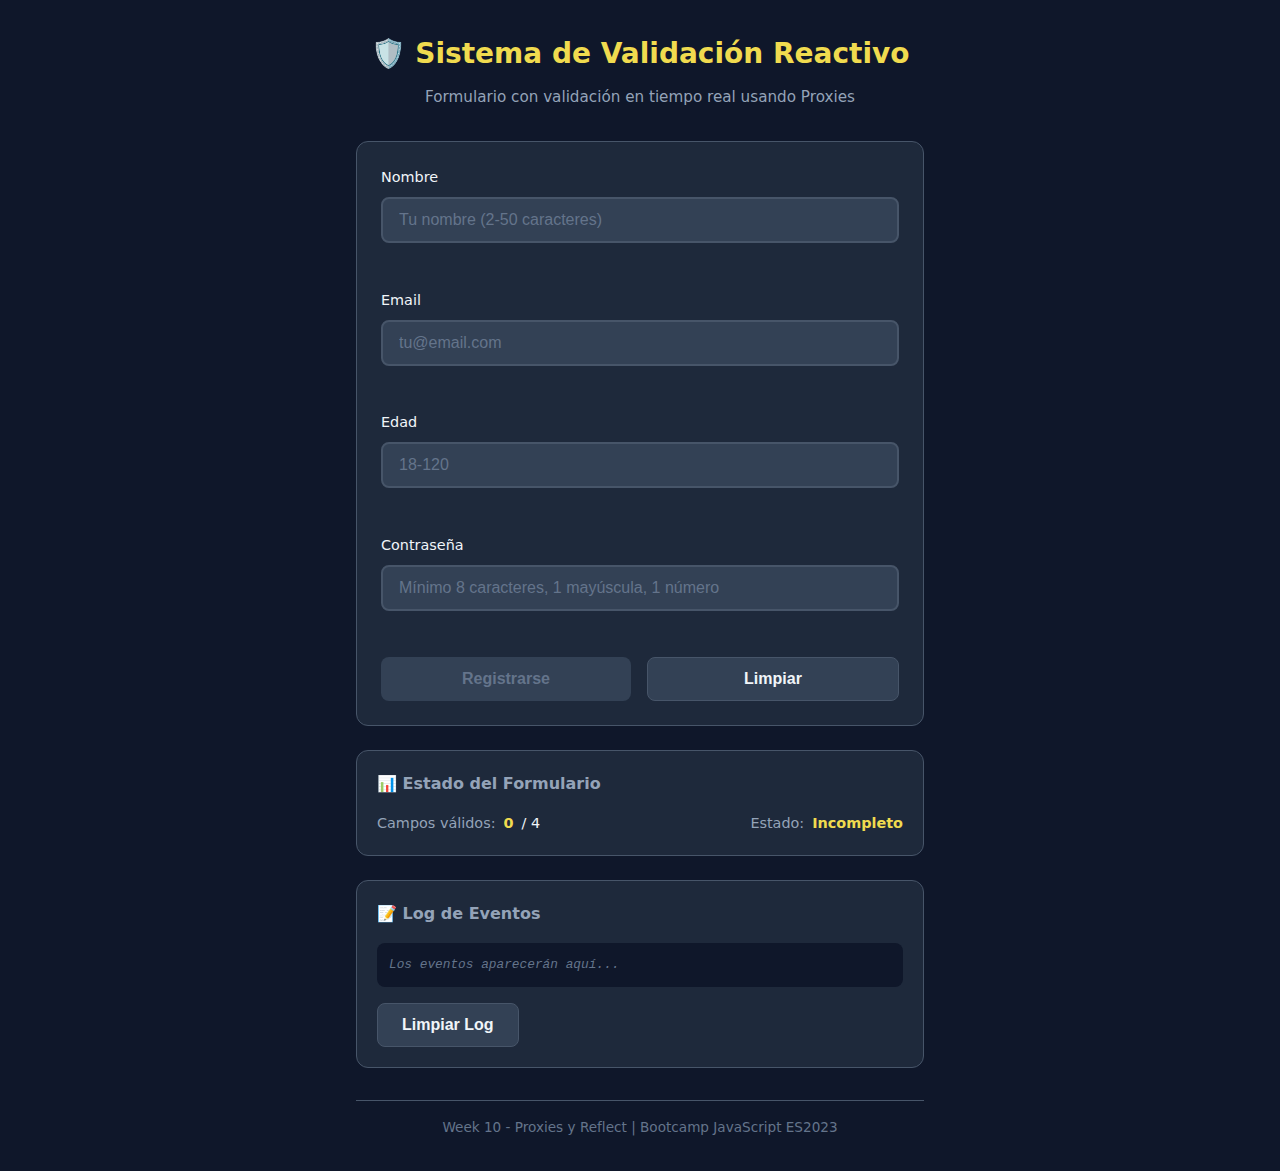
<file: bootcamp/week-10-proxies_reflect/3-proyecto/index.html>
<!DOCTYPE html>
<html lang="es">
  <head>
    <meta charset="UTF-8" />
    <meta
      name="viewport"
      content="width=device-width, initial-scale=1.0" />
    <title>Sistema de Validación Reactivo | Week 10</title>
    <link
      rel="stylesheet"
      href="styles.css" />
  </head>
  <body>
    <div class="container">
      <header>
        <h1>🛡️ Sistema de Validación Reactivo</h1>
        <p>Formulario con validación en tiempo real usando Proxies</p>
      </header>

      <main>
        <form
          id="registrationForm"
          novalidate>
          <div class="form-group">
            <label for="name">Nombre</label>
            <input
              type="text"
              id="name"
              name="name"
              placeholder="Tu nombre (2-50 caracteres)"
              autocomplete="name" />
            <span
              class="error-message"
              id="name-error"></span>
            <span class="success-icon">✓</span>
          </div>

          <div class="form-group">
            <label for="email">Email</label>
            <input
              type="email"
              id="email"
              name="email"
              placeholder="tu@email.com"
              autocomplete="email" />
            <span
              class="error-message"
              id="email-error"></span>
            <span class="success-icon">✓</span>
          </div>

          <div class="form-group">
            <label for="age">Edad</label>
            <input
              type="number"
              id="age"
              name="age"
              placeholder="18-120"
              min="18"
              max="120" />
            <span
              class="error-message"
              id="age-error"></span>
            <span class="success-icon">✓</span>
          </div>

          <div class="form-group">
            <label for="password">Contraseña</label>
            <input
              type="password"
              id="password"
              name="password"
              placeholder="Mínimo 8 caracteres, 1 mayúscula, 1 número"
              autocomplete="new-password" />
            <span
              class="error-message"
              id="password-error"></span>
            <span class="success-icon">✓</span>
          </div>

          <div class="form-actions">
            <button
              type="submit"
              id="submitBtn"
              disabled>
              Registrarse
            </button>
            <button
              type="reset"
              id="resetBtn">
              Limpiar
            </button>
          </div>
        </form>

        <section class="status-panel">
          <h2>📊 Estado del Formulario</h2>
          <div class="status-grid">
            <div class="status-item">
              <span class="status-label">Campos válidos:</span>
              <span
                class="status-value"
                id="validCount"
                >0</span
              >
              <span>/ 4</span>
            </div>
            <div class="status-item">
              <span class="status-label">Estado:</span>
              <span
                class="status-value"
                id="formStatus"
                >Incompleto</span
              >
            </div>
          </div>
        </section>

        <section
          class="result-panel"
          id="resultPanel"
          hidden>
          <h2>✅ Datos Registrados</h2>
          <div
            class="result-content"
            id="resultContent"></div>
        </section>

        <section class="log-panel">
          <h2>📝 Log de Eventos</h2>
          <div
            class="log-content"
            id="logContent">
            <p class="log-empty">Los eventos aparecerán aquí...</p>
          </div>
          <button
            id="clearLog"
            class="btn-secondary">
            Limpiar Log
          </button>
        </section>
      </main>

      <footer>
        <p>Week 10 - Proxies y Reflect | Bootcamp JavaScript ES2023</p>
      </footer>
    </div>

    <!-- Cambiar a solution/script.js para ver la solución -->
    <script src="starter/script.js"></script>
  </body>
</html>
</file>
<file: bootcamp/week-03-clases_programacion_orientada_objetos/3-proyecto/styles.css>
/* ============================================
   BIBLIOTECA - ESTILOS
   ============================================ */

/* Variables CSS */
:root {
  --bg-primary: #0d1117;
  --bg-secondary: #161b22;
  --bg-tertiary: #21262d;
  --text-primary: #e6edf3;
  --text-secondary: #8b949e;
  --text-muted: #6e7681;
  --accent-yellow: #f0db4f;
  --accent-green: #3fb950;
  --accent-red: #f85149;
  --accent-blue: #58a6ff;
  --accent-orange: #d29922;
  --border-color: #30363d;
  --shadow: 0 4px 6px rgba(0, 0, 0, 0.3);
  --radius: 8px;
  --transition: all 0.2s ease;
}

/* Reset */
* {
  margin: 0;
  padding: 0;
  box-sizing: border-box;
}

body {
  font-family: -apple-system, BlinkMacSystemFont, 'Segoe UI', Roboto, Oxygen,
    Ubuntu, sans-serif;
  background-color: var(--bg-primary);
  color: var(--text-primary);
  line-height: 1.6;
  min-height: 100vh;
}

/* App Container */
.app-container {
  max-width: 1400px;
  margin: 0 auto;
  padding: 20px;
}

/* Header */
.header {
  text-align: center;
  padding: 30px 0;
  border-bottom: 1px solid var(--border-color);
  margin-bottom: 20px;
}

.header h1 {
  font-size: 2.5rem;
  color: var(--accent-yellow);
  margin-bottom: 8px;
}

.subtitle {
  color: var(--text-secondary);
  font-size: 1.1rem;
}

/* Navigation Tabs */
.tabs {
  display: flex;
  gap: 10px;
  margin-bottom: 20px;
  border-bottom: 1px solid var(--border-color);
  padding-bottom: 10px;
}

.tab-btn {
  padding: 12px 24px;
  background: var(--bg-secondary);
  border: 1px solid var(--border-color);
  border-radius: var(--radius);
  color: var(--text-secondary);
  font-size: 1rem;
  cursor: pointer;
  transition: var(--transition);
}

.tab-btn:hover {
  background: var(--bg-tertiary);
  color: var(--text-primary);
}

.tab-btn.active {
  background: var(--accent-yellow);
  color: var(--bg-primary);
  border-color: var(--accent-yellow);
  font-weight: 600;
}

/* Tab Content */
.tab-panel {
  display: none;
}

.tab-panel.active {
  display: block;
}

/* Panel Header */
.panel-header {
  display: flex;
  justify-content: space-between;
  align-items: center;
  flex-wrap: wrap;
  gap: 15px;
  margin-bottom: 20px;
  padding: 20px;
  background: var(--bg-secondary);
  border-radius: var(--radius);
  border: 1px solid var(--border-color);
}

.panel-header h2 {
  color: var(--text-primary);
  font-size: 1.5rem;
}

.actions {
  display: flex;
  gap: 10px;
  flex-wrap: wrap;
  align-items: center;
}

/* Inputs and Selects */
input[type='text'],
input[type='email'],
input[type='number'],
input[type='date'],
select,
textarea {
  padding: 10px 15px;
  background: var(--bg-tertiary);
  border: 1px solid var(--border-color);
  border-radius: var(--radius);
  color: var(--text-primary);
  font-size: 0.95rem;
  transition: var(--transition);
}

input:focus,
select:focus,
textarea:focus {
  outline: none;
  border-color: var(--accent-yellow);
  box-shadow: 0 0 0 2px rgba(240, 219, 79, 0.2);
}

input::placeholder {
  color: var(--text-muted);
}

/* Buttons */
.btn {
  padding: 10px 20px;
  border: none;
  border-radius: var(--radius);
  font-size: 0.95rem;
  font-weight: 500;
  cursor: pointer;
  transition: var(--transition);
  display: inline-flex;
  align-items: center;
  gap: 5px;
}

.btn-primary {
  background: var(--accent-yellow);
  color: var(--bg-primary);
}

.btn-primary:hover {
  background: #d4c144;
  transform: translateY(-1px);
}

.btn-secondary {
  background: var(--bg-tertiary);
  color: var(--text-primary);
  border: 1px solid var(--border-color);
}

.btn-secondary:hover {
  background: var(--border-color);
}

.btn-success {
  background: var(--accent-green);
  color: var(--bg-primary);
}

.btn-success:hover {
  background: #2ea043;
}

.btn-danger {
  background: var(--accent-red);
  color: white;
}

.btn-danger:hover {
  background: #da3633;
}

.btn-warning {
  background: var(--accent-orange);
  color: var(--bg-primary);
}

.btn-warning:hover {
  background: #bb8009;
}

.btn-small {
  padding: 6px 12px;
  font-size: 0.85rem;
}

/* Items Grid */
.items-grid {
  display: grid;
  grid-template-columns: repeat(auto-fill, minmax(300px, 1fr));
  gap: 20px;
}

/* Item Card */
.item-card {
  background: var(--bg-secondary);
  border: 1px solid var(--border-color);
  border-radius: var(--radius);
  padding: 20px;
  transition: var(--transition);
}

.item-card:hover {
  border-color: var(--accent-yellow);
  transform: translateY(-2px);
  box-shadow: var(--shadow);
}

.item-card-header {
  display: flex;
  justify-content: space-between;
  align-items: flex-start;
  margin-bottom: 12px;
}

.item-type {
  font-size: 0.75rem;
  padding: 4px 10px;
  border-radius: 20px;
  font-weight: 600;
  text-transform: uppercase;
}

.item-type.book {
  background: rgba(88, 166, 255, 0.2);
  color: var(--accent-blue);
}

.item-type.magazine {
  background: rgba(210, 153, 34, 0.2);
  color: var(--accent-orange);
}

.item-type.dvd {
  background: rgba(248, 81, 73, 0.2);
  color: var(--accent-red);
}

.item-type.audiobook {
  background: rgba(63, 185, 80, 0.2);
  color: var(--accent-green);
}

.availability-badge {
  font-size: 0.75rem;
  padding: 4px 10px;
  border-radius: 20px;
  font-weight: 600;
}

.availability-badge.available {
  background: rgba(63, 185, 80, 0.2);
  color: var(--accent-green);
}

.availability-badge.borrowed {
  background: rgba(248, 81, 73, 0.2);
  color: var(--accent-red);
}

.item-title {
  font-size: 1.2rem;
  font-weight: 600;
  margin-bottom: 8px;
  color: var(--text-primary);
}

.item-author {
  color: var(--text-secondary);
  margin-bottom: 12px;
}

.item-details {
  font-size: 0.9rem;
  color: var(--text-muted);
  margin-bottom: 15px;
}

.item-details p {
  margin-bottom: 4px;
}

.item-actions {
  display: flex;
  gap: 10px;
}

/* Members Grid */
.members-grid {
  display: grid;
  grid-template-columns: repeat(auto-fill, minmax(280px, 1fr));
  gap: 20px;
}

.member-card {
  background: var(--bg-secondary);
  border: 1px solid var(--border-color);
  border-radius: var(--radius);
  padding: 20px;
  transition: var(--transition);
}

.member-card:hover {
  border-color: var(--accent-blue);
}

.member-avatar {
  width: 60px;
  height: 60px;
  background: var(--accent-yellow);
  border-radius: 50%;
  display: flex;
  align-items: center;
  justify-content: center;
  font-size: 1.5rem;
  font-weight: bold;
  color: var(--bg-primary);
  margin-bottom: 15px;
}

.member-name {
  font-size: 1.1rem;
  font-weight: 600;
  margin-bottom: 5px;
}

.member-email {
  color: var(--text-secondary);
  font-size: 0.9rem;
  margin-bottom: 10px;
}

.member-stats {
  display: flex;
  gap: 15px;
  margin-bottom: 15px;
}

.member-stat {
  text-align: center;
}

.member-stat-value {
  font-size: 1.2rem;
  font-weight: 600;
  color: var(--accent-yellow);
}

.member-stat-label {
  font-size: 0.75rem;
  color: var(--text-muted);
  text-transform: uppercase;
}

.membership-badge {
  display: inline-block;
  padding: 4px 12px;
  border-radius: 20px;
  font-size: 0.75rem;
  font-weight: 600;
  text-transform: uppercase;
}

.membership-badge.standard {
  background: rgba(139, 148, 158, 0.2);
  color: var(--text-secondary);
}

.membership-badge.premium {
  background: rgba(240, 219, 79, 0.2);
  color: var(--accent-yellow);
}

.membership-badge.student {
  background: rgba(63, 185, 80, 0.2);
  color: var(--accent-green);
}

/* Loans Container */
.loans-container {
  display: grid;
  grid-template-columns: 1fr 1fr;
  gap: 20px;
}

@media (max-width: 900px) {
  .loans-container {
    grid-template-columns: 1fr;
  }
}

.loans-section {
  background: var(--bg-secondary);
  border: 1px solid var(--border-color);
  border-radius: var(--radius);
  padding: 20px;
}

.loans-section h3 {
  margin-bottom: 15px;
  color: var(--text-primary);
  padding-bottom: 10px;
  border-bottom: 1px solid var(--border-color);
}

.loans-list {
  display: flex;
  flex-direction: column;
  gap: 10px;
  max-height: 500px;
  overflow-y: auto;
}

.loan-card {
  background: var(--bg-tertiary);
  border: 1px solid var(--border-color);
  border-radius: var(--radius);
  padding: 15px;
}

.loan-card.overdue {
  border-color: var(--accent-red);
  background: rgba(248, 81, 73, 0.1);
}

.loan-header {
  display: flex;
  justify-content: space-between;
  align-items: center;
  margin-bottom: 10px;
}

.loan-item-title {
  font-weight: 600;
  color: var(--text-primary);
}

.loan-status {
  font-size: 0.75rem;
  padding: 3px 8px;
  border-radius: 10px;
}

.loan-status.active {
  background: rgba(88, 166, 255, 0.2);
  color: var(--accent-blue);
}

.loan-status.overdue {
  background: rgba(248, 81, 73, 0.2);
  color: var(--accent-red);
}

.loan-status.returned {
  background: rgba(63, 185, 80, 0.2);
  color: var(--accent-green);
}

.loan-info {
  font-size: 0.9rem;
  color: var(--text-secondary);
}

.loan-info p {
  margin-bottom: 4px;
}

.loan-actions {
  margin-top: 10px;
  display: flex;
  gap: 10px;
}

/* Stats Grid */
.stats-grid {
  display: grid;
  grid-template-columns: repeat(auto-fit, minmax(180px, 1fr));
  gap: 20px;
  margin-bottom: 30px;
}

.stat-card {
  background: var(--bg-secondary);
  border: 1px solid var(--border-color);
  border-radius: var(--radius);
  padding: 25px;
  text-align: center;
  transition: var(--transition);
}

.stat-card:hover {
  transform: translateY(-2px);
  border-color: var(--accent-yellow);
}

.stat-card.warning {
  border-color: var(--accent-red);
}

.stat-icon {
  font-size: 2rem;
  margin-bottom: 10px;
}

.stat-value {
  font-size: 2.5rem;
  font-weight: 700;
  color: var(--accent-yellow);
  margin-bottom: 5px;
}

.stat-card.warning .stat-value {
  color: var(--accent-red);
}

.stat-label {
  color: var(--text-secondary);
  font-size: 0.9rem;
  text-transform: uppercase;
  letter-spacing: 0.5px;
}

.stats-breakdown {
  background: var(--bg-secondary);
  border: 1px solid var(--border-color);
  border-radius: var(--radius);
  padding: 20px;
}

.stats-breakdown h3 {
  margin-bottom: 15px;
  color: var(--text-primary);
}

.breakdown-grid {
  display: grid;
  grid-template-columns: repeat(auto-fit, minmax(150px, 1fr));
  gap: 15px;
}

.breakdown-item {
  display: flex;
  justify-content: space-between;
  align-items: center;
  padding: 12px 15px;
  background: var(--bg-tertiary);
  border-radius: var(--radius);
}

.breakdown-type {
  color: var(--text-secondary);
}

.breakdown-count {
  font-weight: 600;
  color: var(--accent-yellow);
}

/* Modals */
.modal {
  display: none;
  position: fixed;
  top: 0;
  left: 0;
  width: 100%;
  height: 100%;
  background: rgba(0, 0, 0, 0.7);
  z-index: 1000;
  align-items: center;
  justify-content: center;
}

.modal.active {
  display: flex;
}

.modal-content {
  background: var(--bg-secondary);
  border: 1px solid var(--border-color);
  border-radius: var(--radius);
  width: 90%;
  max-width: 500px;
  max-height: 90vh;
  overflow-y: auto;
}

.modal-header {
  display: flex;
  justify-content: space-between;
  align-items: center;
  padding: 20px;
  border-bottom: 1px solid var(--border-color);
}

.modal-header h3 {
  color: var(--text-primary);
}

.close-btn {
  background: none;
  border: none;
  color: var(--text-secondary);
  font-size: 1.5rem;
  cursor: pointer;
  transition: var(--transition);
}

.close-btn:hover {
  color: var(--accent-red);
}

/* Forms */
form {
  padding: 20px;
}

.form-group {
  margin-bottom: 20px;
}

.form-group label {
  display: block;
  margin-bottom: 8px;
  color: var(--text-secondary);
  font-weight: 500;
}

.form-group input,
.form-group select,
.form-group textarea {
  width: 100%;
}

.form-actions {
  display: flex;
  justify-content: flex-end;
  gap: 10px;
  margin-top: 25px;
  padding-top: 20px;
  border-top: 1px solid var(--border-color);
}

/* Empty State */
.empty-state {
  text-align: center;
  padding: 60px 20px;
  color: var(--text-muted);
}

.empty-state-icon {
  font-size: 4rem;
  margin-bottom: 15px;
}

.empty-state-text {
  font-size: 1.1rem;
}

/* Scrollbar */
::-webkit-scrollbar {
  width: 8px;
  height: 8px;
}

::-webkit-scrollbar-track {
  background: var(--bg-primary);
}

::-webkit-scrollbar-thumb {
  background: var(--border-color);
  border-radius: 4px;
}

::-webkit-scrollbar-thumb:hover {
  background: var(--text-muted);
}

/* Responsive */
@media (max-width: 768px) {
  .header h1 {
    font-size: 1.8rem;
  }

  .tabs {
    flex-wrap: wrap;
  }

  .tab-btn {
    flex: 1;
    min-width: 120px;
    text-align: center;
  }

  .panel-header {
    flex-direction: column;
    align-items: stretch;
  }

  .actions {
    flex-direction: column;
  }

  .items-grid {
    grid-template-columns: 1fr;
  }
}

/* Animations */
@keyframes fadeIn {
  from {
    opacity: 0;
    transform: translateY(-10px);
  }
  to {
    opacity: 1;
    transform: translateY(0);
  }
}

.item-card,
.member-card,
.loan-card {
  animation: fadeIn 0.3s ease;
}

/* Toast Notifications */
.toast-container {
  position: fixed;
  bottom: 20px;
  right: 20px;
  z-index: 2000;
  display: flex;
  flex-direction: column;
  gap: 10px;
}

.toast {
  padding: 15px 20px;
  border-radius: var(--radius);
  color: white;
  font-weight: 500;
  animation: slideIn 0.3s ease;
  display: flex;
  align-items: center;
  gap: 10px;
}

.toast.success {
  background: var(--accent-green);
}

.toast.error {
  background: var(--accent-red);
}

.toast.warning {
  background: var(--accent-orange);
}

.toast.info {
  background: var(--accent-blue);
}

@keyframes slideIn {
  from {
    transform: translateX(100%);
    opacity: 0;
  }
  to {
    transform: translateX(0);
    opacity: 1;
  }
}
</file>
<file: bootcamp/week-05-arrays_avanzados/3-proyecto/styles.css>
/* ============================================
   Dashboard de Análisis de Datos - Estilos
   ============================================ */

* {
  margin: 0;
  padding: 0;
  box-sizing: border-box;
}

:root {
  --bg-dark: #1a1a2e;
  --bg-card: #16213e;
  --accent: #f0db4f;
  --accent-dim: #c4b23f;
  --text-primary: #eee;
  --text-secondary: #aaa;
  --success: #4ade80;
  --warning: #fbbf24;
  --danger: #f87171;
  --border: #2d3748;
}

body {
  font-family: 'Segoe UI', system-ui, -apple-system, sans-serif;
  background-color: var(--bg-dark);
  color: var(--text-primary);
  min-height: 100vh;
  line-height: 1.6;
}

/* Header */
.header {
  background: linear-gradient(135deg, var(--bg-card), #1a1a2e);
  padding: 2rem;
  text-align: center;
  border-bottom: 2px solid var(--accent);
}

.header h1 {
  color: var(--accent);
  font-size: 2rem;
  margin-bottom: 0.5rem;
}

.header p {
  color: var(--text-secondary);
}

/* Dashboard Grid */
.dashboard {
  display: grid;
  grid-template-columns: repeat(auto-fit, minmax(300px, 1fr));
  gap: 1.5rem;
  padding: 2rem;
  max-width: 1400px;
  margin: 0 auto;
}

/* Cards */
.card {
  background: var(--bg-card);
  border-radius: 12px;
  padding: 1.5rem;
  border: 1px solid var(--border);
  transition: transform 0.2s, box-shadow 0.2s;
}

.card:hover {
  transform: translateY(-2px);
  box-shadow: 0 8px 25px rgba(0, 0, 0, 0.3);
}

.card h2 {
  color: var(--accent);
  font-size: 1.1rem;
  margin-bottom: 1rem;
  padding-bottom: 0.5rem;
  border-bottom: 1px solid var(--border);
}

.card.full-width {
  grid-column: 1 / -1;
}

/* Stats Grid */
.stats-card {
  grid-column: 1 / -1;
}

.stats-grid {
  display: grid;
  grid-template-columns: repeat(auto-fit, minmax(150px, 1fr));
  gap: 1rem;
}

.stat-item {
  background: rgba(240, 219, 79, 0.1);
  border-radius: 8px;
  padding: 1rem;
  text-align: center;
  border: 1px solid var(--border);
}

.stat-value {
  display: block;
  font-size: 1.8rem;
  font-weight: bold;
  color: var(--accent);
}

.stat-label {
  display: block;
  font-size: 0.85rem;
  color: var(--text-secondary);
  margin-top: 0.25rem;
}

/* List Container */
.list-container {
  max-height: 300px;
  overflow-y: auto;
}

.list-item {
  display: flex;
  justify-content: space-between;
  align-items: center;
  padding: 0.75rem;
  border-bottom: 1px solid var(--border);
  transition: background 0.2s;
}

.list-item:last-child {
  border-bottom: none;
}

.list-item:hover {
  background: rgba(240, 219, 79, 0.05);
}

.list-item .rank {
  background: var(--accent);
  color: var(--bg-dark);
  width: 24px;
  height: 24px;
  border-radius: 50%;
  display: flex;
  align-items: center;
  justify-content: center;
  font-size: 0.75rem;
  font-weight: bold;
  margin-right: 0.75rem;
}

.list-item .name {
  flex: 1;
  color: var(--text-primary);
}

.list-item .value {
  color: var(--accent);
  font-weight: bold;
}

/* Progress Bar */
.progress-bar {
  width: 100%;
  height: 8px;
  background: var(--border);
  border-radius: 4px;
  margin-top: 0.5rem;
  overflow: hidden;
}

.progress-bar .fill {
  height: 100%;
  background: var(--accent);
  border-radius: 4px;
  transition: width 0.3s ease;
}

/* Trend Container */
.trend-container {
  display: flex;
  gap: 0.5rem;
  align-items: flex-end;
  height: 150px;
  padding: 1rem 0;
}

.trend-bar {
  flex: 1;
  background: var(--accent);
  border-radius: 4px 4px 0 0;
  min-height: 20px;
  position: relative;
  transition: height 0.3s ease;
}

.trend-bar:hover {
  background: var(--accent-dim);
}

.trend-bar .label {
  position: absolute;
  bottom: -25px;
  left: 50%;
  transform: translateX(-50%);
  font-size: 0.7rem;
  color: var(--text-secondary);
  white-space: nowrap;
}

.trend-bar .amount {
  position: absolute;
  top: -20px;
  left: 50%;
  transform: translateX(-50%);
  font-size: 0.7rem;
  color: var(--accent);
  white-space: nowrap;
}

/* Table Container */
.table-container {
  overflow-x: auto;
}

.data-table {
  width: 100%;
  border-collapse: collapse;
}

.data-table th,
.data-table td {
  padding: 0.75rem;
  text-align: left;
  border-bottom: 1px solid var(--border);
}

.data-table th {
  color: var(--accent);
  font-weight: 600;
  font-size: 0.85rem;
  text-transform: uppercase;
}

.data-table tr:hover {
  background: rgba(240, 219, 79, 0.05);
}

.status {
  padding: 0.25rem 0.5rem;
  border-radius: 4px;
  font-size: 0.75rem;
  font-weight: bold;
}

.status.completed {
  background: rgba(74, 222, 128, 0.2);
  color: var(--success);
}

.status.pending {
  background: rgba(251, 191, 36, 0.2);
  color: var(--warning);
}

.status.cancelled {
  background: rgba(248, 113, 113, 0.2);
  color: var(--danger);
}

/* Loading */
.loading {
  color: var(--text-secondary);
  font-style: italic;
  text-align: center;
  padding: 2rem;
}

/* Footer */
.footer {
  text-align: center;
  padding: 1.5rem;
  color: var(--text-secondary);
  border-top: 1px solid var(--border);
  margin-top: 2rem;
}

/* Scrollbar */
::-webkit-scrollbar {
  width: 6px;
  height: 6px;
}

::-webkit-scrollbar-track {
  background: var(--bg-dark);
}

::-webkit-scrollbar-thumb {
  background: var(--border);
  border-radius: 3px;
}

::-webkit-scrollbar-thumb:hover {
  background: var(--accent-dim);
}

/* Responsive */
@media (max-width: 768px) {
  .dashboard {
    padding: 1rem;
    gap: 1rem;
  }

  .header h1 {
    font-size: 1.5rem;
  }

  .stats-grid {
    grid-template-columns: repeat(2, 1fr);
  }

  .stat-value {
    font-size: 1.4rem;
  }
}
</file>
<file: bootcamp/week-06-strings_regexp_modernos/3-proyecto/styles.css>
/* ============================================
   VALIDADOR DE FORMULARIOS - ESTILOS
   Semana 06: Strings y RegExp Modernos
   ============================================ */

/* Variables CSS */
:root {
  --color-bg: #1a1a2e;
  --color-surface: #16213e;
  --color-primary: #e94560;
  --color-success: #4ecca3;
  --color-warning: #ffc107;
  --color-error: #ff6b6b;
  --color-text: #eee;
  --color-text-muted: #aaa;
  --color-border: #333;
  --font-main: 'Segoe UI', system-ui, sans-serif;
  --radius: 8px;
  --shadow: 0 4px 6px rgba(0, 0, 0, 0.3);
}

/* Reset básico */
* {
  margin: 0;
  padding: 0;
  box-sizing: border-box;
}

body {
  font-family: var(--font-main);
  background: var(--color-bg);
  color: var(--color-text);
  min-height: 100vh;
  padding: 2rem;
  line-height: 1.6;
}

/* Container */
.container {
  max-width: 500px;
  margin: 0 auto;
}

/* Header */
header {
  text-align: center;
  margin-bottom: 2rem;
}

header h1 {
  font-size: 2rem;
  margin-bottom: 0.5rem;
}

header p {
  color: var(--color-text-muted);
}

/* Form */
form {
  background: var(--color-surface);
  padding: 2rem;
  border-radius: var(--radius);
  box-shadow: var(--shadow);
}

/* Form Group */
.form-group {
  margin-bottom: 1.5rem;
}

.form-group label {
  display: block;
  margin-bottom: 0.5rem;
  font-weight: 500;
  color: var(--color-text);
}

.form-group input {
  width: 100%;
  padding: 0.75rem 1rem;
  font-size: 1rem;
  border: 2px solid var(--color-border);
  border-radius: var(--radius);
  background: var(--color-bg);
  color: var(--color-text);
  transition: border-color 0.3s, box-shadow 0.3s;
}

.form-group input:focus {
  outline: none;
  border-color: var(--color-primary);
  box-shadow: 0 0 0 3px rgba(233, 69, 96, 0.2);
}

.form-group input::placeholder {
  color: var(--color-text-muted);
}

/* Validation States */
.form-group input.valid {
  border-color: var(--color-success);
}

.form-group input.valid:focus {
  box-shadow: 0 0 0 3px rgba(78, 204, 163, 0.2);
}

.form-group input.invalid {
  border-color: var(--color-error);
}

.form-group input.invalid:focus {
  box-shadow: 0 0 0 3px rgba(255, 107, 107, 0.2);
}

/* Error Message */
.error-message {
  display: block;
  min-height: 1.25rem;
  margin-top: 0.25rem;
  font-size: 0.875rem;
  color: var(--color-error);
}

/* Password Strength */
.password-strength {
  height: 4px;
  background: var(--color-border);
  border-radius: 2px;
  margin-top: 0.5rem;
  overflow: hidden;
}

.strength-bar {
  height: 100%;
  width: 0;
  transition: width 0.3s, background-color 0.3s;
  border-radius: 2px;
}

.strength-bar.weak {
  width: 25%;
  background: var(--color-error);
}

.strength-bar.fair {
  width: 50%;
  background: var(--color-warning);
}

.strength-bar.good {
  width: 75%;
  background: #8bc34a;
}

.strength-bar.strong {
  width: 100%;
  background: var(--color-success);
}

.strength-text {
  display: block;
  font-size: 0.75rem;
  margin-top: 0.25rem;
  color: var(--color-text-muted);
}

/* Buttons */
.form-actions {
  display: flex;
  gap: 1rem;
  margin-top: 2rem;
}

.btn {
  flex: 1;
  padding: 0.875rem 1.5rem;
  font-size: 1rem;
  font-weight: 600;
  border: none;
  border-radius: var(--radius);
  cursor: pointer;
  transition: transform 0.2s, box-shadow 0.2s;
}

.btn:hover {
  transform: translateY(-2px);
}

.btn:active {
  transform: translateY(0);
}

.btn-primary {
  background: var(--color-primary);
  color: white;
}

.btn-primary:hover {
  box-shadow: 0 4px 12px rgba(233, 69, 96, 0.4);
}

.btn-primary:disabled {
  background: #666;
  cursor: not-allowed;
  transform: none;
  box-shadow: none;
}

.btn-secondary {
  background: transparent;
  color: var(--color-text);
  border: 2px solid var(--color-border);
}

.btn-secondary:hover {
  border-color: var(--color-text-muted);
}

/* Result */
.result {
  margin-top: 2rem;
  padding: 1.5rem;
  background: var(--color-surface);
  border-radius: var(--radius);
  border-left: 4px solid var(--color-success);
}

.result h2 {
  color: var(--color-success);
  margin-bottom: 1rem;
}

.result pre {
  background: var(--color-bg);
  padding: 1rem;
  border-radius: var(--radius);
  overflow-x: auto;
  font-size: 0.875rem;
  color: var(--color-text-muted);
}

/* Utilities */
.hidden {
  display: none;
}

/* Responsive */
@media (max-width: 600px) {
  body {
    padding: 1rem;
  }

  form {
    padding: 1.5rem;
  }

  .form-actions {
    flex-direction: column;
  }
}
</file>
<file: bootcamp/week-07-sets_maps/3-proyecto/styles.css>
/* ============================================
   Sistema de Gestión de Usuarios - Estilos
   Week 07: Sets y Maps
   ============================================ */

:root {
  --primary: #3b82f6;
  --primary-dark: #2563eb;
  --secondary: #6b7280;
  --success: #10b981;
  --danger: #ef4444;
  --warning: #f59e0b;
  --bg-dark: #1f2937;
  --bg-card: #374151;
  --bg-input: #4b5563;
  --text-primary: #f9fafb;
  --text-secondary: #9ca3af;
  --border: #4b5563;
  --radius: 8px;
}

* {
  margin: 0;
  padding: 0;
  box-sizing: border-box;
}

body {
  font-family: 'Segoe UI', system-ui, sans-serif;
  background-color: var(--bg-dark);
  color: var(--text-primary);
  line-height: 1.6;
  min-height: 100vh;
}

.container {
  max-width: 1200px;
  margin: 0 auto;
  padding: 2rem;
}

/* Header */
header {
  text-align: center;
  margin-bottom: 2rem;
}

header h1 {
  font-size: 2rem;
  margin-bottom: 0.5rem;
}

header p {
  color: var(--text-secondary);
}

/* Main Grid */
main {
  display: grid;
  grid-template-columns: repeat(auto-fit, minmax(350px, 1fr));
  gap: 1.5rem;
}

/* Cards */
.card {
  background-color: var(--bg-card);
  border-radius: var(--radius);
  padding: 1.5rem;
  border: 1px solid var(--border);
}

.card h2 {
  font-size: 1.25rem;
  margin-bottom: 1rem;
  padding-bottom: 0.5rem;
  border-bottom: 1px solid var(--border);
}

/* Forms */
.form-group {
  margin-bottom: 1rem;
}

.form-group label {
  display: block;
  margin-bottom: 0.25rem;
  font-size: 0.875rem;
  color: var(--text-secondary);
}

input[type='text'],
input[type='email'],
input[type='password'] {
  width: 100%;
  padding: 0.75rem;
  background-color: var(--bg-input);
  border: 1px solid var(--border);
  border-radius: var(--radius);
  color: var(--text-primary);
  font-size: 1rem;
}

input:focus {
  outline: none;
  border-color: var(--primary);
  box-shadow: 0 0 0 2px rgba(59, 130, 246, 0.3);
}

/* Buttons */
.btn {
  padding: 0.75rem 1.5rem;
  border: none;
  border-radius: var(--radius);
  font-size: 1rem;
  cursor: pointer;
  transition: all 0.2s;
}

.btn-primary {
  background-color: var(--primary);
  color: white;
}

.btn-primary:hover {
  background-color: var(--primary-dark);
}

.btn-secondary {
  background-color: var(--secondary);
  color: white;
}

.btn-success {
  background-color: var(--success);
  color: white;
}

.btn-danger {
  background-color: var(--danger);
  color: white;
}

.btn-outline {
  background-color: transparent;
  border: 1px solid var(--border);
  color: var(--text-primary);
}

.btn-outline:hover {
  background-color: var(--bg-input);
}

.btn-small {
  padding: 0.5rem 1rem;
  font-size: 0.875rem;
}

/* Users List */
.users-list {
  max-height: 300px;
  overflow-y: auto;
  margin-bottom: 1rem;
}

.user-item {
  display: flex;
  justify-content: space-between;
  align-items: center;
  padding: 0.75rem;
  background-color: var(--bg-input);
  border-radius: var(--radius);
  margin-bottom: 0.5rem;
}

.user-info {
  flex: 1;
}

.user-name {
  font-weight: 600;
}

.user-email {
  font-size: 0.875rem;
  color: var(--text-secondary);
}

.user-id {
  font-size: 0.75rem;
  color: var(--text-secondary);
  font-family: monospace;
}

.user-roles {
  display: flex;
  gap: 0.25rem;
  margin-top: 0.25rem;
}

.role-badge {
  font-size: 0.625rem;
  padding: 0.125rem 0.5rem;
  border-radius: 9999px;
  text-transform: uppercase;
  font-weight: 600;
}

.role-admin {
  background-color: var(--danger);
  color: white;
}

.role-editor {
  background-color: var(--warning);
  color: black;
}

.role-viewer {
  background-color: var(--secondary);
  color: white;
}

.user-status {
  width: 10px;
  height: 10px;
  border-radius: 50%;
  margin-left: 0.5rem;
}

.user-status.online {
  background-color: var(--success);
}

.user-status.offline {
  background-color: var(--secondary);
}

/* Stats */
.stats {
  display: flex;
  gap: 1rem;
  font-size: 0.875rem;
  color: var(--text-secondary);
}

/* Roles */
.roles-checkboxes {
  display: flex;
  gap: 1rem;
  margin-bottom: 1rem;
}

.roles-checkboxes label {
  display: flex;
  align-items: center;
  gap: 0.5rem;
  cursor: pointer;
}

/* Operations Grid */
.operations-grid {
  display: grid;
  grid-template-columns: repeat(2, 1fr);
  gap: 0.5rem;
  margin-bottom: 1rem;
}

/* Result Box */
.result-box {
  background-color: var(--bg-input);
  border-radius: var(--radius);
  padding: 1rem;
  min-height: 100px;
}

/* Session Buttons */
.session-buttons {
  display: flex;
  gap: 0.5rem;
  margin-bottom: 1rem;
}

/* Active Sessions */
.active-sessions {
  margin-top: 1rem;
  padding-top: 1rem;
  border-top: 1px solid var(--border);
}

.active-sessions h4 {
  font-size: 0.875rem;
  color: var(--text-secondary);
  margin-bottom: 0.5rem;
}

.active-sessions ul {
  list-style: none;
}

.active-sessions li {
  padding: 0.25rem 0;
  font-size: 0.875rem;
}

/* Messages */
.message {
  margin-top: 1rem;
  padding: 0.75rem;
  border-radius: var(--radius);
  font-size: 0.875rem;
  display: none;
}

.message.success {
  display: block;
  background-color: rgba(16, 185, 129, 0.2);
  border: 1px solid var(--success);
  color: var(--success);
}

.message.error {
  display: block;
  background-color: rgba(239, 68, 68, 0.2);
  border: 1px solid var(--danger);
  color: var(--danger);
}

.message.info {
  display: block;
  background-color: rgba(59, 130, 246, 0.2);
  border: 1px solid var(--primary);
  color: var(--primary);
}

/* Empty State */
.empty-state {
  color: var(--text-secondary);
  text-align: center;
  font-style: italic;
}

/* Console */
.console-card {
  grid-column: 1 / -1;
}

.console {
  background-color: #111827;
  border-radius: var(--radius);
  padding: 1rem;
  font-family: 'Consolas', 'Monaco', monospace;
  font-size: 0.875rem;
  max-height: 200px;
  overflow-y: auto;
  margin-bottom: 0.5rem;
}

.console-line {
  margin-bottom: 0.25rem;
}

.console-line.info {
  color: var(--primary);
}

.console-line.success {
  color: var(--success);
}

.console-line.error {
  color: var(--danger);
}

.console-line.warning {
  color: var(--warning);
}

/* Footer */
footer {
  text-align: center;
  margin-top: 2rem;
  padding-top: 1rem;
  border-top: 1px solid var(--border);
  color: var(--text-secondary);
  font-size: 0.875rem;
}

/* Scrollbar */
::-webkit-scrollbar {
  width: 6px;
}

::-webkit-scrollbar-track {
  background: var(--bg-dark);
}

::-webkit-scrollbar-thumb {
  background: var(--border);
  border-radius: 3px;
}

::-webkit-scrollbar-thumb:hover {
  background: var(--secondary);
}
</file>
<file: bootcamp/week-08-iteradores_generadores/3-proyecto/styles.css>
/* ============================================
   PAGINADOR CON GENERADORES - STYLES
   ============================================ */

* {
  margin: 0;
  padding: 0;
  box-sizing: border-box;
}

:root {
  --bg-primary: #0f172a;
  --bg-secondary: #1e293b;
  --bg-card: #334155;
  --text-primary: #f8fafc;
  --text-secondary: #94a3b8;
  --accent: #3b82f6;
  --accent-hover: #2563eb;
  --success: #22c55e;
  --warning: #f59e0b;
  --danger: #ef4444;
  --border: #475569;
}

body {
  font-family: 'Segoe UI', system-ui, -apple-system, sans-serif;
  background: var(--bg-primary);
  color: var(--text-primary);
  min-height: 100vh;
  line-height: 1.6;
}

.container {
  max-width: 800px;
  margin: 0 auto;
  padding: 20px;
  min-height: 100vh;
  display: flex;
  flex-direction: column;
}

/* Header */
.header {
  text-align: center;
  padding: 30px 0;
  border-bottom: 1px solid var(--border);
  margin-bottom: 30px;
}

.header h1 {
  font-size: 2rem;
  margin-bottom: 10px;
  background: linear-gradient(135deg, var(--accent), #8b5cf6);
  -webkit-background-clip: text;
  -webkit-text-fill-color: transparent;
  background-clip: text;
}

.subtitle {
  color: var(--text-secondary);
  font-size: 1rem;
}

/* Main */
.main {
  flex: 1;
}

/* Controls */
.controls {
  display: flex;
  flex-wrap: wrap;
  gap: 15px;
  align-items: flex-end;
  margin-bottom: 25px;
  padding: 20px;
  background: var(--bg-secondary);
  border-radius: 12px;
}

.control-group {
  display: flex;
  flex-direction: column;
  gap: 5px;
}

.control-group label {
  font-size: 0.85rem;
  color: var(--text-secondary);
}

select {
  padding: 10px 15px;
  background: var(--bg-card);
  border: 1px solid var(--border);
  border-radius: 8px;
  color: var(--text-primary);
  font-size: 0.95rem;
  cursor: pointer;
  transition: border-color 0.2s;
}

select:hover {
  border-color: var(--accent);
}

select:focus {
  outline: none;
  border-color: var(--accent);
  box-shadow: 0 0 0 3px rgba(59, 130, 246, 0.2);
}

/* Buttons */
.btn {
  padding: 10px 20px;
  border: none;
  border-radius: 8px;
  font-size: 0.95rem;
  cursor: pointer;
  transition: all 0.2s;
  display: inline-flex;
  align-items: center;
  gap: 8px;
}

.btn-primary {
  background: var(--accent);
  color: white;
}

.btn-primary:hover {
  background: var(--accent-hover);
  transform: translateY(-1px);
}

.btn-nav {
  background: var(--bg-card);
  color: var(--text-primary);
  border: 1px solid var(--border);
}

.btn-nav:hover:not(:disabled) {
  background: var(--bg-secondary);
  border-color: var(--accent);
}

.btn:disabled {
  opacity: 0.5;
  cursor: not-allowed;
}

/* Data Section */
.data-section {
  margin-bottom: 25px;
}

.data-list {
  background: var(--bg-secondary);
  border-radius: 12px;
  min-height: 300px;
  padding: 15px;
}

.placeholder {
  display: flex;
  align-items: center;
  justify-content: center;
  height: 270px;
  color: var(--text-secondary);
  font-size: 1.1rem;
}

/* Data Item */
.data-item {
  display: flex;
  align-items: center;
  padding: 15px;
  background: var(--bg-card);
  border-radius: 8px;
  margin-bottom: 10px;
  transition: transform 0.2s, box-shadow 0.2s;
}

.data-item:last-child {
  margin-bottom: 0;
}

.data-item:hover {
  transform: translateX(5px);
  box-shadow: 0 4px 12px rgba(0, 0, 0, 0.2);
}

.data-item-id {
  width: 50px;
  height: 50px;
  background: var(--accent);
  border-radius: 8px;
  display: flex;
  align-items: center;
  justify-content: center;
  font-weight: bold;
  font-size: 1.1rem;
  margin-right: 15px;
  flex-shrink: 0;
}

.data-item-content {
  flex: 1;
}

.data-item-title {
  font-weight: 600;
  margin-bottom: 4px;
}

.data-item-description {
  color: var(--text-secondary);
  font-size: 0.9rem;
}

/* Pagination */
.pagination {
  display: flex;
  align-items: center;
  justify-content: center;
  gap: 10px;
  flex-wrap: wrap;
  margin-bottom: 20px;
}

.page-info {
  display: flex;
  align-items: center;
  gap: 8px;
  padding: 0 15px;
  color: var(--text-secondary);
}

.page-info input {
  width: 60px;
  padding: 8px 10px;
  background: var(--bg-card);
  border: 1px solid var(--border);
  border-radius: 6px;
  color: var(--text-primary);
  text-align: center;
  font-size: 0.95rem;
}

.page-info input:focus {
  outline: none;
  border-color: var(--accent);
}

/* Stats */
.stats {
  display: flex;
  align-items: center;
  justify-content: center;
  gap: 8px;
  padding: 15px;
  background: var(--bg-secondary);
  border-radius: 8px;
  color: var(--text-secondary);
  font-size: 0.9rem;
}

.stats strong {
  color: var(--accent);
}

/* Footer */
.footer {
  text-align: center;
  padding: 20px 0;
  margin-top: 30px;
  border-top: 1px solid var(--border);
  color: var(--text-secondary);
  font-size: 0.85rem;
}

/* Loading State */
.loading {
  display: flex;
  align-items: center;
  justify-content: center;
  height: 270px;
}

.spinner {
  width: 40px;
  height: 40px;
  border: 3px solid var(--border);
  border-top-color: var(--accent);
  border-radius: 50%;
  animation: spin 1s linear infinite;
}

@keyframes spin {
  to {
    transform: rotate(360deg);
  }
}

/* Empty State */
.empty-state {
  display: flex;
  flex-direction: column;
  align-items: center;
  justify-content: center;
  height: 270px;
  color: var(--text-secondary);
}

.empty-state-icon {
  font-size: 3rem;
  margin-bottom: 10px;
}

/* Responsive */
@media (max-width: 600px) {
  .controls {
    flex-direction: column;
    align-items: stretch;
  }

  .pagination {
    gap: 5px;
  }

  .btn-nav {
    padding: 8px 12px;
    font-size: 0.85rem;
  }

  .page-info {
    order: -1;
    width: 100%;
    justify-content: center;
    padding: 10px 0;
  }
}
</file>
<file: bootcamp/week-09-simbolos_metaprogramacion_basica/3-proyecto/styles.css>
/* ============================================
   Objeto Seguro - Styles
   Week 09: Símbolos y Metaprogramación
   ============================================ */

* {
  margin: 0;
  padding: 0;
  box-sizing: border-box;
}

:root {
  --bg-primary: #0f172a;
  --bg-secondary: #1e293b;
  --bg-card: #334155;
  --text-primary: #f8fafc;
  --text-secondary: #94a3b8;
  --accent: #3b82f6;
  --accent-hover: #2563eb;
  --success: #22c55e;
  --warning: #f59e0b;
  --error: #ef4444;
  --border: #475569;
}

body {
  font-family: system-ui, -apple-system, BlinkMacSystemFont, 'Segoe UI',
    sans-serif;
  background-color: var(--bg-primary);
  color: var(--text-primary);
  line-height: 1.6;
  min-height: 100vh;
}

.container {
  max-width: 900px;
  margin: 0 auto;
  padding: 2rem 1rem;
}

/* Header */
header {
  text-align: center;
  margin-bottom: 2rem;
}

header h1 {
  font-size: 2.5rem;
  margin-bottom: 0.5rem;
  background: linear-gradient(135deg, var(--accent), #8b5cf6);
  -webkit-background-clip: text;
  -webkit-text-fill-color: transparent;
  background-clip: text;
}

header p {
  color: var(--text-secondary);
  font-size: 1.1rem;
}

/* Cards */
.card {
  background-color: var(--bg-secondary);
  border-radius: 12px;
  padding: 1.5rem;
  margin-bottom: 1.5rem;
  border: 1px solid var(--border);
}

.card h2 {
  font-size: 1.4rem;
  margin-bottom: 0.5rem;
  display: flex;
  align-items: center;
  gap: 0.5rem;
}

.card .description {
  color: var(--text-secondary);
  font-size: 0.9rem;
  margin-bottom: 1rem;
}

/* Demo Area */
.demo-area {
  display: flex;
  flex-wrap: wrap;
  gap: 1rem;
  margin-bottom: 1rem;
}

.input-group {
  display: flex;
  flex-direction: column;
  gap: 0.25rem;
  flex: 1;
  min-width: 150px;
}

.input-group.full-width {
  flex: 100%;
}

.input-group label {
  font-size: 0.85rem;
  color: var(--text-secondary);
}

.input-group input,
.input-group textarea {
  padding: 0.5rem 0.75rem;
  border-radius: 6px;
  border: 1px solid var(--border);
  background-color: var(--bg-card);
  color: var(--text-primary);
  font-size: 0.95rem;
  font-family: inherit;
}

.input-group textarea {
  font-family: 'Consolas', 'Monaco', monospace;
  font-size: 0.85rem;
  resize: vertical;
}

.input-group input:focus,
.input-group textarea:focus {
  outline: none;
  border-color: var(--accent);
  box-shadow: 0 0 0 2px rgba(59, 130, 246, 0.2);
}

/* Buttons */
.button-group {
  display: flex;
  flex-wrap: wrap;
  gap: 0.5rem;
  width: 100%;
  margin-top: 0.5rem;
}

button {
  padding: 0.5rem 1rem;
  border-radius: 6px;
  border: none;
  background-color: var(--accent);
  color: white;
  font-size: 0.85rem;
  font-weight: 500;
  cursor: pointer;
  transition: all 0.2s ease;
}

button:hover {
  background-color: var(--accent-hover);
  transform: translateY(-1px);
}

button:active {
  transform: translateY(0);
}

button:disabled {
  background-color: var(--border);
  cursor: not-allowed;
  transform: none;
}

/* Output */
.output {
  background-color: var(--bg-card);
  border-radius: 8px;
  padding: 1rem;
  font-family: 'Consolas', 'Monaco', monospace;
  font-size: 0.85rem;
  min-height: 60px;
  max-height: 300px;
  overflow-y: auto;
  white-space: pre-wrap;
  word-break: break-all;
}

.output .placeholder {
  color: var(--text-secondary);
  font-style: italic;
}

.output .success {
  color: var(--success);
}

.output .error {
  color: var(--error);
}

.output .warning {
  color: var(--warning);
}

.output .info {
  color: var(--accent);
}

.output .dim {
  color: var(--text-secondary);
}

/* Inspection Card */
.card.inspection {
  border-color: var(--warning);
}

.card.inspection h2 {
  color: var(--warning);
}

/* Footer */
footer {
  text-align: center;
  padding: 2rem 0;
  color: var(--text-secondary);
  font-size: 0.85rem;
}

/* Responsive */
@media (max-width: 600px) {
  .container {
    padding: 1rem;
  }

  header h1 {
    font-size: 1.8rem;
  }

  .card {
    padding: 1rem;
  }

  .input-group {
    min-width: 100%;
  }

  button {
    flex: 1;
    min-width: 120px;
  }
}

/* Scrollbar */
.output::-webkit-scrollbar {
  width: 8px;
}

.output::-webkit-scrollbar-track {
  background: var(--bg-secondary);
  border-radius: 4px;
}

.output::-webkit-scrollbar-thumb {
  background: var(--border);
  border-radius: 4px;
}

.output::-webkit-scrollbar-thumb:hover {
  background: var(--text-secondary);
}
</file>
<file: bootcamp/week-02-operadores_metodos_modernos_arrays/3-proyecto/styles.css>
/* ===================================
   Variables CSS y Reset
   =================================== */

:root {
  --color-primary: #3b82f6;
  --color-secondary: #8b5cf6;
  --color-success: #10b981;
  --color-warning: #f59e0b;
  --color-danger: #ef4444;
  --color-dark: #1f2937;
  --color-gray: #6b7280;
  --color-light: #f3f4f6;
  --color-white: #ffffff;

  --priority-high: #ef4444;
  --priority-medium: #f59e0b;
  --priority-low: #10b981;

  --shadow-sm: 0 1px 2px 0 rgba(0, 0, 0, 0.05);
  --shadow-md: 0 4px 6px -1px rgba(0, 0, 0, 0.1);
  --shadow-lg: 0 10px 15px -3px rgba(0, 0, 0, 0.1);

  --radius-sm: 0.375rem;
  --radius-md: 0.5rem;
  --radius-lg: 0.75rem;
}

* {
  margin: 0;
  padding: 0;
  box-sizing: border-box;
}

body {
  font-family: -apple-system, BlinkMacSystemFont, 'Segoe UI', Roboto, 'Helvetica Neue', Arial, sans-serif;
  background: linear-gradient(135deg, #667eea 0%, #764ba2 100%);
  min-height: 100vh;
  padding: 2rem 1rem;
  color: var(--color-dark);
}

/* ===================================
   Container
   =================================== */

.container {
  max-width: 900px;
  margin: 0 auto;
}

/* ===================================
   Header
   =================================== */

.header {
  background: var(--color-white);
  padding: 2rem;
  border-radius: var(--radius-lg);
  box-shadow: var(--shadow-lg);
  margin-bottom: 2rem;
  text-align: center;
}

.header h1 {
  font-size: 2rem;
  margin-bottom: 1rem;
  color: var(--color-dark);
}

.stats-summary {
  display: flex;
  gap: 2rem;
  justify-content: center;
  flex-wrap: wrap;
}

.stat {
  color: var(--color-gray);
  font-size: 0.95rem;
}

.stat strong {
  color: var(--color-primary);
  font-size: 1.25rem;
  margin-left: 0.25rem;
}

/* ===================================
   Task Form
   =================================== */

.task-form-section {
  background: var(--color-white);
  padding: 2rem;
  border-radius: var(--radius-lg);
  box-shadow: var(--shadow-lg);
  margin-bottom: 2rem;
}

.task-form-section h2 {
  margin-bottom: 1.5rem;
  color: var(--color-dark);
  font-size: 1.5rem;
}

.task-form .form-group {
  margin-bottom: 1.25rem;
}

.task-form label {
  display: block;
  margin-bottom: 0.5rem;
  color: var(--color-dark);
  font-weight: 500;
  font-size: 0.9rem;
}

.task-form input[type="text"],
.task-form textarea,
.task-form select {
  width: 100%;
  padding: 0.75rem;
  border: 2px solid var(--color-light);
  border-radius: var(--radius-md);
  font-size: 1rem;
  font-family: inherit;
  transition: border-color 0.2s;
}

.task-form input:focus,
.task-form textarea:focus,
.task-form select:focus {
  outline: none;
  border-color: var(--color-primary);
}

.task-form textarea {
  resize: vertical;
}

.form-row {
  display: grid;
  grid-template-columns: repeat(auto-fit, minmax(200px, 1fr));
  gap: 1rem;
}

.form-actions {
  display: flex;
  gap: 1rem;
  margin-top: 1.5rem;
}

/* ===================================
   Buttons
   =================================== */

.btn {
  padding: 0.75rem 1.5rem;
  border: none;
  border-radius: var(--radius-md);
  font-size: 1rem;
  font-weight: 500;
  cursor: pointer;
  transition: all 0.2s;
  font-family: inherit;
}

.btn-primary {
  background: var(--color-primary);
  color: var(--color-white);
}

.btn-primary:hover {
  background: #2563eb;
  transform: translateY(-1px);
  box-shadow: var(--shadow-md);
}

.btn-secondary {
  background: var(--color-gray);
  color: var(--color-white);
}

.btn-secondary:hover {
  background: #4b5563;
}

.btn-outline {
  background: transparent;
  border: 2px solid var(--color-danger);
  color: var(--color-danger);
  padding: 0.5rem 1rem;
  font-size: 0.9rem;
}

.btn-outline:hover {
  background: var(--color-danger);
  color: var(--color-white);
}

.btn-sm {
  padding: 0.5rem 0.75rem;
  font-size: 0.875rem;
}

/* ===================================
   Filters
   =================================== */

.filters-section {
  background: var(--color-white);
  padding: 1.5rem;
  border-radius: var(--radius-lg);
  box-shadow: var(--shadow-lg);
  margin-bottom: 2rem;
}

.filters {
  display: grid;
  grid-template-columns: repeat(auto-fit, minmax(200px, 1fr));
  gap: 1rem;
}

.filter-group {
  display: flex;
  flex-direction: column;
  gap: 0.5rem;
}

.filter-group label {
  font-weight: 500;
  font-size: 0.9rem;
  color: var(--color-dark);
}

.filter-group select,
.filter-group input {
  padding: 0.5rem;
  border: 2px solid var(--color-light);
  border-radius: var(--radius-md);
  font-family: inherit;
}

.search-group input {
  width: 100%;
}

/* ===================================
   Tasks Section
   =================================== */

.tasks-section {
  background: var(--color-white);
  padding: 2rem;
  border-radius: var(--radius-lg);
  box-shadow: var(--shadow-lg);
  margin-bottom: 2rem;
}

.tasks-header {
  display: flex;
  justify-content: space-between;
  align-items: center;
  margin-bottom: 1.5rem;
}

.tasks-header h2 {
  font-size: 1.5rem;
  color: var(--color-dark);
}

.task-list {
  display: flex;
  flex-direction: column;
  gap: 1rem;
}

/* Task Item */
.task-item {
  background: var(--color-light);
  border-left: 4px solid var(--color-primary);
  border-radius: var(--radius-md);
  padding: 1.25rem;
  display: flex;
  gap: 1rem;
  align-items: flex-start;
  transition: all 0.2s;
}

.task-item:hover {
  transform: translateX(4px);
  box-shadow: var(--shadow-md);
}

.task-item.completed {
  opacity: 0.6;
}

.task-item.completed .task-content h3 {
  text-decoration: line-through;
}

.task-item.priority-high {
  border-left-color: var(--priority-high);
}

.task-item.priority-medium {
  border-left-color: var(--priority-medium);
}

.task-item.priority-low {
  border-left-color: var(--priority-low);
}

.task-checkbox {
  width: 20px;
  height: 20px;
  margin-top: 0.25rem;
  cursor: pointer;
  flex-shrink: 0;
}

.task-content {
  flex: 1;
}

.task-content h3 {
  font-size: 1.1rem;
  margin-bottom: 0.5rem;
  color: var(--color-dark);
}

.task-content p {
  color: var(--color-gray);
  font-size: 0.9rem;
  margin-bottom: 0.75rem;
  line-height: 1.5;
}

.task-meta {
  display: flex;
  gap: 0.75rem;
  flex-wrap: wrap;
  margin-bottom: 0.75rem;
}

.task-badge {
  display: inline-block;
  padding: 0.25rem 0.75rem;
  border-radius: var(--radius-sm);
  font-size: 0.75rem;
  font-weight: 500;
  text-transform: uppercase;
}

.badge-category {
  background: var(--color-primary);
  color: var(--color-white);
}

.badge-priority {
  color: var(--color-white);
}

.badge-priority.priority-high {
  background: var(--priority-high);
}

.badge-priority.priority-medium {
  background: var(--priority-medium);
}

.badge-priority.priority-low {
  background: var(--priority-low);
}

.task-date {
  font-size: 0.8rem;
  color: var(--color-gray);
}

.task-actions {
  display: flex;
  gap: 0.5rem;
  flex-shrink: 0;
}

.task-actions button {
  padding: 0.5rem;
  border: none;
  background: transparent;
  cursor: pointer;
  font-size: 1.25rem;
  border-radius: var(--radius-sm);
  transition: all 0.2s;
}

.task-actions button:hover {
  background: var(--color-white);
}

.btn-edit:hover {
  color: var(--color-primary);
}

.btn-delete:hover {
  color: var(--color-danger);
}

/* Empty State */
.empty-state {
  text-align: center;
  padding: 3rem;
  color: var(--color-gray);
  display: none;
}

.empty-state.show {
  display: block;
}

.empty-state p {
  font-size: 1.25rem;
  margin-bottom: 0.5rem;
}

.empty-state-hint {
  font-size: 0.9rem !important;
  color: var(--color-gray);
}

/* ===================================
   Detailed Stats
   =================================== */

.detailed-stats {
  background: var(--color-white);
  padding: 2rem;
  border-radius: var(--radius-lg);
  box-shadow: var(--shadow-lg);
}

.detailed-stats h3 {
  margin-bottom: 1.5rem;
  color: var(--color-dark);
  font-size: 1.25rem;
}

.stats-grid {
  display: grid;
  grid-template-columns: repeat(auto-fit, minmax(200px, 1fr));
  gap: 1rem;
}

.stat-card {
  background: var(--color-light);
  padding: 1.25rem;
  border-radius: var(--radius-md);
  text-align: center;
}

.stat-card h4 {
  font-size: 0.9rem;
  color: var(--color-gray);
  margin-bottom: 0.5rem;
  text-transform: uppercase;
  letter-spacing: 0.5px;
}

.stat-card p {
  font-size: 2rem;
  font-weight: bold;
  color: var(--color-primary);
}

/* ===================================
   Responsive
   =================================== */

@media (max-width: 768px) {
  body {
    padding: 1rem;
  }

  .header h1 {
    font-size: 1.5rem;
  }

  .stats-summary {
    gap: 1rem;
  }

  .filters {
    grid-template-columns: 1fr;
  }

  .tasks-header {
    flex-direction: column;
    align-items: flex-start;
    gap: 1rem;
  }

  .task-item {
    flex-direction: column;
  }

  .task-actions {
    width: 100%;
    justify-content: flex-end;
  }
}
</file>
<file: bootcamp/week-04-destructuring_modulos_es2023/3-proyecto/styles.css>
/* ============================================
   Inventario Modular - Styles
   Week 04: Destructuring & Módulos ES6
   ============================================ */

/* Reset & Variables */
* {
  box-sizing: border-box;
  margin: 0;
  padding: 0;
}

:root {
  --bg-primary: #1a202c;
  --bg-secondary: #2d3748;
  --bg-tertiary: #374151;
  --text-primary: #e2e8f0;
  --text-secondary: #a0aec0;
  --accent-yellow: #f0db4f;
  --accent-green: #48bb78;
  --accent-blue: #4299e1;
  --accent-red: #ef4444;
  --accent-orange: #ed8936;
  --border-radius: 8px;
  --shadow: 0 4px 6px rgba(0, 0, 0, 0.3);
}

body {
  font-family: system-ui, -apple-system, BlinkMacSystemFont, 'Segoe UI',
    sans-serif;
  background: var(--bg-primary);
  color: var(--text-primary);
  line-height: 1.6;
  min-height: 100vh;
}

/* Layout */
.app {
  max-width: 1200px;
  margin: 0 auto;
  padding: 1rem;
}

.header {
  text-align: center;
  padding: 2rem 0;
  border-bottom: 2px solid var(--accent-yellow);
  margin-bottom: 2rem;
}

.header h1 {
  color: var(--accent-yellow);
  font-size: 2rem;
  margin-bottom: 0.5rem;
}

.header p {
  color: var(--text-secondary);
}

.main {
  display: flex;
  flex-direction: column;
  gap: 1.5rem;
}

.footer {
  text-align: center;
  padding: 2rem 0;
  margin-top: 2rem;
  border-top: 1px solid var(--bg-tertiary);
  color: var(--text-secondary);
  font-size: 0.875rem;
}

/* Cards */
.card {
  background: var(--bg-secondary);
  border-radius: var(--border-radius);
  padding: 1.5rem;
  box-shadow: var(--shadow);
}

.card h2 {
  color: var(--accent-yellow);
  font-size: 1.25rem;
  margin-bottom: 1rem;
}

.card-header {
  display: flex;
  justify-content: space-between;
  align-items: center;
  margin-bottom: 1rem;
}

.card-header h2 {
  margin-bottom: 0;
}

/* Forms */
.form-row {
  display: grid;
  grid-template-columns: repeat(auto-fit, minmax(200px, 1fr));
  gap: 1rem;
}

.form-group {
  display: flex;
  flex-direction: column;
  gap: 0.5rem;
  margin-bottom: 1rem;
}

.form-group label {
  font-size: 0.875rem;
  color: var(--text-secondary);
  font-weight: 500;
}

input,
select {
  background: var(--bg-tertiary);
  border: 1px solid transparent;
  border-radius: 4px;
  padding: 0.75rem;
  color: var(--text-primary);
  font-size: 1rem;
  transition: border-color 0.2s;
}

input:focus,
select:focus {
  outline: none;
  border-color: var(--accent-yellow);
}

input::placeholder {
  color: var(--text-secondary);
}

.form-actions {
  display: flex;
  gap: 0.5rem;
  margin-top: 1rem;
}

/* Buttons */
.btn {
  padding: 0.75rem 1.5rem;
  border: none;
  border-radius: 4px;
  font-size: 0.875rem;
  font-weight: 600;
  cursor: pointer;
  transition: all 0.2s;
}

.btn-primary {
  background: var(--accent-yellow);
  color: var(--bg-primary);
}

.btn-primary:hover {
  background: #d4c03f;
}

.btn-secondary {
  background: var(--bg-tertiary);
  color: var(--text-primary);
}

.btn-secondary:hover {
  background: #4a5568;
}

.btn-danger {
  background: var(--accent-red);
  color: white;
}

.btn-danger:hover {
  background: #dc2626;
}

.btn-small {
  padding: 0.5rem 0.75rem;
  font-size: 0.75rem;
}

/* Filters */
.filters {
  display: grid;
  grid-template-columns: 2fr 1fr 1fr;
  gap: 1rem;
}

@media (max-width: 768px) {
  .filters {
    grid-template-columns: 1fr;
  }
}

/* Table */
.table-container {
  overflow-x: auto;
}

table {
  width: 100%;
  border-collapse: collapse;
}

th,
td {
  padding: 0.75rem;
  text-align: left;
  border-bottom: 1px solid var(--bg-tertiary);
}

th {
  background: var(--bg-tertiary);
  color: var(--accent-yellow);
  font-weight: 600;
  font-size: 0.875rem;
  text-transform: uppercase;
}

tr:hover {
  background: rgba(240, 219, 79, 0.05);
}

.empty-state {
  text-align: center;
  color: var(--text-secondary);
  padding: 2rem;
}

/* Stock indicators */
.stock-low {
  color: var(--accent-orange);
}

.stock-out {
  color: var(--accent-red);
}

.stock-ok {
  color: var(--accent-green);
}

/* Badge */
.badge {
  background: var(--accent-yellow);
  color: var(--bg-primary);
  padding: 0.25rem 0.75rem;
  border-radius: 999px;
  font-size: 0.75rem;
  font-weight: 600;
}

/* Reports Grid */
.reports-grid {
  display: grid;
  grid-template-columns: repeat(auto-fit, minmax(200px, 1fr));
  gap: 1rem;
}

.report-card {
  background: var(--bg-tertiary);
  padding: 1rem;
  border-radius: var(--border-radius);
  text-align: center;
}

.report-card h4 {
  color: var(--text-secondary);
  font-size: 0.875rem;
  margin-bottom: 0.5rem;
}

.report-card .value {
  font-size: 1.5rem;
  font-weight: bold;
  color: var(--accent-yellow);
}

.report-card.success .value {
  color: var(--accent-green);
}
.report-card.warning .value {
  color: var(--accent-orange);
}
.report-card.danger .value {
  color: var(--accent-red);
}
.report-card.info .value {
  color: var(--accent-blue);
}

.placeholder {
  grid-column: 1 / -1;
  text-align: center;
  color: var(--text-secondary);
  padding: 1rem;
}

/* Modal */
.modal {
  position: fixed;
  top: 0;
  left: 0;
  width: 100%;
  height: 100%;
  background: rgba(0, 0, 0, 0.7);
  display: flex;
  align-items: center;
  justify-content: center;
  z-index: 1000;
}

.modal.hidden {
  display: none;
}

.modal-content {
  background: var(--bg-secondary);
  border-radius: var(--border-radius);
  padding: 1.5rem;
  width: 90%;
  max-width: 500px;
  box-shadow: var(--shadow);
}

.modal-header {
  display: flex;
  justify-content: space-between;
  align-items: center;
  margin-bottom: 1rem;
}

.modal-header h3 {
  color: var(--accent-yellow);
}

.modal-close {
  background: none;
  border: none;
  color: var(--text-secondary);
  font-size: 1.5rem;
  cursor: pointer;
}

.modal-close:hover {
  color: var(--text-primary);
}

/* Animations */
@keyframes fadeIn {
  from {
    opacity: 0;
    transform: translateY(-10px);
  }
  to {
    opacity: 1;
    transform: translateY(0);
  }
}

.fade-in {
  animation: fadeIn 0.3s ease-out;
}

/* Loading State */
.loading {
  position: relative;
  pointer-events: none;
}

.loading::after {
  content: '';
  position: absolute;
  top: 50%;
  left: 50%;
  width: 20px;
  height: 20px;
  border: 2px solid var(--accent-yellow);
  border-top-color: transparent;
  border-radius: 50%;
  animation: spin 0.8s linear infinite;
}

@keyframes spin {
  to {
    transform: rotate(360deg);
  }
}
</file>
<file: bootcamp/week-10-proxies_reflect/3-proyecto/styles.css>
/* ==========================================
   Sistema de Validación Reactivo - Styles
   Week 10 | Bootcamp JavaScript ES2023
   ========================================== */

/* Reset y Variables */
* {
  margin: 0;
  padding: 0;
  box-sizing: border-box;
}

:root {
  --bg-primary: #0f172a;
  --bg-secondary: #1e293b;
  --bg-tertiary: #334155;
  --text-primary: #f1f5f9;
  --text-secondary: #94a3b8;
  --text-muted: #64748b;
  --accent: #f0db4f;
  --accent-hover: #d4c244;
  --success: #22c55e;
  --success-bg: rgba(34, 197, 94, 0.1);
  --error: #ef4444;
  --error-bg: rgba(239, 68, 68, 0.1);
  --warning: #f59e0b;
  --border: #475569;
  --border-light: #64748b;
  --radius: 8px;
  --radius-lg: 12px;
  --shadow: 0 4px 6px -1px rgba(0, 0, 0, 0.3);
  --transition: 0.2s ease;
}

body {
  font-family: 'Segoe UI', system-ui, -apple-system, sans-serif;
  background-color: var(--bg-primary);
  color: var(--text-primary);
  line-height: 1.6;
  min-height: 100vh;
}

/* Container */
.container {
  max-width: 600px;
  margin: 0 auto;
  padding: 2rem 1rem;
}

/* Header */
header {
  text-align: center;
  margin-bottom: 2rem;
}

header h1 {
  font-size: 1.75rem;
  color: var(--accent);
  margin-bottom: 0.5rem;
}

header p {
  color: var(--text-secondary);
  font-size: 0.95rem;
}

/* Form */
form {
  background: var(--bg-secondary);
  padding: 1.5rem;
  border-radius: var(--radius-lg);
  border: 1px solid var(--border);
  margin-bottom: 1.5rem;
}

.form-group {
  margin-bottom: 1.25rem;
  position: relative;
}

.form-group:last-of-type {
  margin-bottom: 1.5rem;
}

label {
  display: block;
  margin-bottom: 0.5rem;
  font-weight: 500;
  color: var(--text-primary);
  font-size: 0.9rem;
}

input {
  width: 100%;
  padding: 0.75rem 1rem;
  padding-right: 2.5rem;
  background: var(--bg-tertiary);
  border: 2px solid var(--border);
  border-radius: var(--radius);
  color: var(--text-primary);
  font-size: 1rem;
  transition: border-color var(--transition), box-shadow var(--transition);
}

input::placeholder {
  color: var(--text-muted);
}

input:focus {
  outline: none;
  border-color: var(--accent);
  box-shadow: 0 0 0 3px rgba(240, 219, 79, 0.2);
}

/* Input States */
input.valid {
  border-color: var(--success);
  background: var(--success-bg);
}

input.valid:focus {
  box-shadow: 0 0 0 3px rgba(34, 197, 94, 0.2);
}

input.invalid {
  border-color: var(--error);
  background: var(--error-bg);
}

input.invalid:focus {
  box-shadow: 0 0 0 3px rgba(239, 68, 68, 0.2);
}

/* Success Icon */
.success-icon {
  position: absolute;
  right: 0.75rem;
  top: 2.25rem;
  color: var(--success);
  font-size: 1.1rem;
  opacity: 0;
  transform: scale(0.5);
  transition: opacity var(--transition), transform var(--transition);
}

input.valid ~ .success-icon {
  opacity: 1;
  transform: scale(1);
}

/* Error Messages */
.error-message {
  display: block;
  min-height: 1.25rem;
  margin-top: 0.35rem;
  font-size: 0.8rem;
  color: var(--error);
  opacity: 0;
  transform: translateY(-5px);
  transition: opacity var(--transition), transform var(--transition);
}

.error-message.visible {
  opacity: 1;
  transform: translateY(0);
}

/* Buttons */
.form-actions {
  display: flex;
  gap: 1rem;
}

button {
  flex: 1;
  padding: 0.75rem 1.5rem;
  border: none;
  border-radius: var(--radius);
  font-size: 1rem;
  font-weight: 600;
  cursor: pointer;
  transition: all var(--transition);
}

button[type='submit'] {
  background: var(--accent);
  color: var(--bg-primary);
}

button[type='submit']:hover:not(:disabled) {
  background: var(--accent-hover);
  transform: translateY(-1px);
}

button[type='submit']:disabled {
  background: var(--bg-tertiary);
  color: var(--text-muted);
  cursor: not-allowed;
}

button[type='reset'],
.btn-secondary {
  background: var(--bg-tertiary);
  color: var(--text-primary);
  border: 1px solid var(--border);
}

button[type='reset']:hover,
.btn-secondary:hover {
  background: var(--border);
}

/* Status Panel */
.status-panel {
  background: var(--bg-secondary);
  padding: 1.25rem;
  border-radius: var(--radius-lg);
  border: 1px solid var(--border);
  margin-bottom: 1.5rem;
}

.status-panel h2 {
  font-size: 1rem;
  margin-bottom: 1rem;
  color: var(--text-secondary);
}

.status-grid {
  display: flex;
  justify-content: space-between;
  gap: 1rem;
}

.status-item {
  display: flex;
  align-items: center;
  gap: 0.5rem;
  font-size: 0.9rem;
}

.status-label {
  color: var(--text-secondary);
}

.status-value {
  font-weight: 600;
  color: var(--accent);
}

#formStatus.valid {
  color: var(--success);
}

#formStatus.invalid {
  color: var(--error);
}

/* Result Panel */
.result-panel {
  background: var(--success-bg);
  border: 1px solid var(--success);
  padding: 1.25rem;
  border-radius: var(--radius-lg);
  margin-bottom: 1.5rem;
}

.result-panel h2 {
  font-size: 1rem;
  margin-bottom: 1rem;
  color: var(--success);
}

.result-content {
  display: grid;
  gap: 0.5rem;
}

.result-content p {
  display: flex;
  justify-content: space-between;
  padding: 0.5rem;
  background: var(--bg-secondary);
  border-radius: var(--radius);
  font-size: 0.9rem;
}

.result-content p strong {
  color: var(--text-secondary);
}

/* Log Panel */
.log-panel {
  background: var(--bg-secondary);
  padding: 1.25rem;
  border-radius: var(--radius-lg);
  border: 1px solid var(--border);
}

.log-panel h2 {
  font-size: 1rem;
  margin-bottom: 1rem;
  color: var(--text-secondary);
}

.log-content {
  max-height: 200px;
  overflow-y: auto;
  background: var(--bg-primary);
  border-radius: var(--radius);
  padding: 0.75rem;
  margin-bottom: 1rem;
  font-family: 'Consolas', 'Monaco', monospace;
  font-size: 0.8rem;
}

.log-content::-webkit-scrollbar {
  width: 6px;
}

.log-content::-webkit-scrollbar-track {
  background: var(--bg-tertiary);
  border-radius: 3px;
}

.log-content::-webkit-scrollbar-thumb {
  background: var(--border);
  border-radius: 3px;
}

.log-empty {
  color: var(--text-muted);
  font-style: italic;
}

.log-entry {
  padding: 0.25rem 0;
  border-bottom: 1px solid var(--bg-tertiary);
}

.log-entry:last-child {
  border-bottom: none;
}

.log-entry.change {
  color: var(--accent);
}

.log-entry.error {
  color: var(--error);
}

.log-entry.success {
  color: var(--success);
}

.log-entry .timestamp {
  color: var(--text-muted);
  margin-right: 0.5rem;
}

/* Footer */
footer {
  text-align: center;
  margin-top: 2rem;
  padding-top: 1rem;
  border-top: 1px solid var(--border);
  color: var(--text-muted);
  font-size: 0.85rem;
}

/* Responsive */
@media (max-width: 480px) {
  .container {
    padding: 1rem;
  }

  header h1 {
    font-size: 1.5rem;
  }

  .form-actions {
    flex-direction: column;
  }

  .status-grid {
    flex-direction: column;
    gap: 0.5rem;
  }
}
</file>
